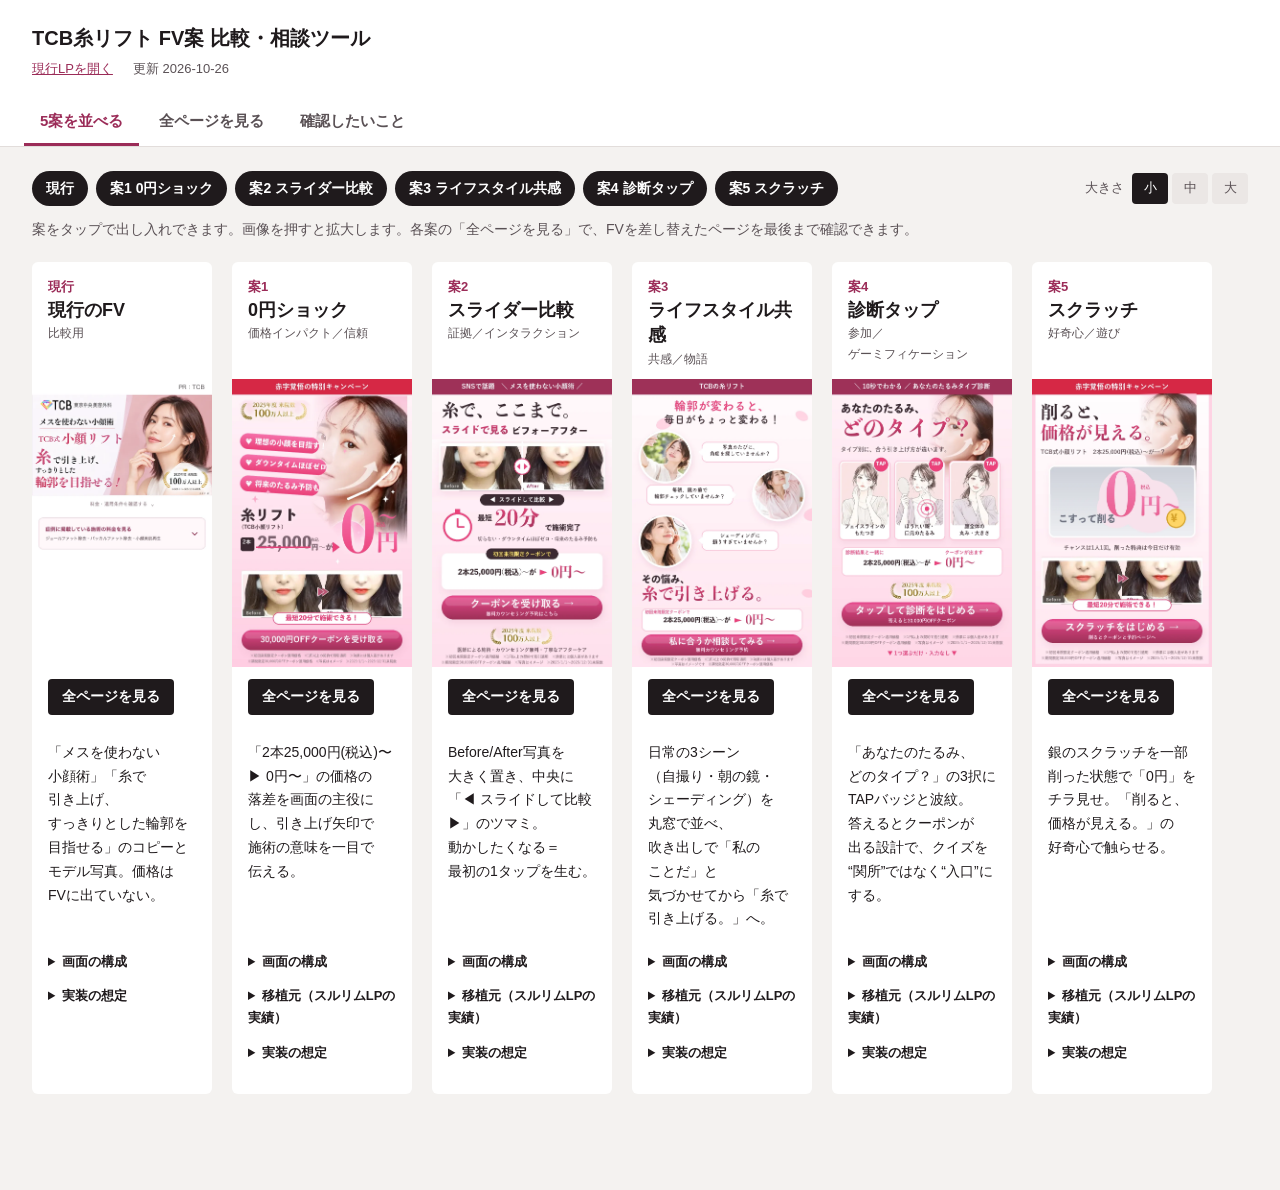
<file: index.html>
<!DOCTYPE html>
<html lang="ja">
<head>
<meta charset="utf-8">
<meta name="viewport" content="width=device-width, initial-scale=1">
<meta name="robots" content="noindex, nofollow">
<title>TCB糸リフト FV案 比較・相談ツール</title>
<link rel="stylesheet" href="style.css?v=1">
</head>
<body>
<header class="top">
  <div class="top__title">
    <h1>TCB糸リフト FV案 比較・相談ツール</h1>
    <p class="top__sub">
      <a id="liveLink" target="_blank" rel="noopener">現行LPを開く</a>
      <a id="pdfLink" target="_blank" rel="noopener">5案の説明資料（PDF）</a>
      <span id="updated"></span>
    </p>
  </div>
  <div class="top__me">
    <label for="myName">コメントするときのお名前</label>
    <input id="myName" type="text" maxlength="40" placeholder="例：Let's 山田">
    <p id="saveMode" class="save-mode"></p>
  </div>
</header>

<nav class="tabs" role="tablist">
  <button role="tab" data-tab="compare" aria-selected="true">5案を並べる</button>
  <button role="tab" data-tab="page">ページ全体で見る</button>
  <button role="tab" data-tab="questions">確認したいこと</button>
  <button role="tab" data-tab="all">コメント<span id="unresolvedCount"></span></button>
</nav>

<main>
  <section id="tab-compare" class="tab-panel">
    <div class="toolbar">
      <div class="chips" id="compareFilter" aria-label="表示する案"></div>
      <div class="sizes" aria-label="画像の大きさ">
        <span>大きさ</span>
        <button data-size="s">小</button>
        <button data-size="m">中</button>
        <button data-size="l">大</button>
      </div>
    </div>
    <p class="lead">案をタップで出し入れできます。画像を押すと拡大します。各案に評価とコメントを残してください。</p>
    <div class="compare" id="compare"></div>
  </section>

  <section id="tab-page" class="tab-panel" hidden>
    <div class="toolbar">
      <div class="chips" id="pagePick" aria-label="案を選ぶ"></div>
      <label class="check"><input type="checkbox" id="hideDeleted"> 削除予定の部分を隠す</label>
    </div>
    <div class="page-summary" id="pageSummary"></div>
    <div id="pageRows"></div>
  </section>

  <section id="tab-questions" class="tab-panel" hidden>
    <p class="lead">FVを差し替えるにあたって、先に決めておきたいことです。選択肢を押すか、コメントでお返事ください。</p>
    <div id="questionList"></div>
    <div class="q general">
      <h3>そのほか全体へのコメント</h3>
      <div class="thread" data-target="general"></div>
    </div>
  </section>

  <section id="tab-all" class="tab-panel" hidden>
    <div class="toolbar">
      <label class="check"><input type="checkbox" id="onlyOpen" checked> 未解決だけ表示</label>
      <button class="btn" id="copyAll">やり取りをテキストでコピー</button>
    </div>
    <div id="allList"></div>
  </section>
</main>

<div class="lightbox" id="lightbox" hidden>
  <button class="lightbox__close" aria-label="閉じる">閉じる</button>
  <button class="lightbox__nav prev" aria-label="前の案">‹</button>
  <figure>
    <img alt="">
    <figcaption></figcaption>
  </figure>
  <button class="lightbox__nav next" aria-label="次の案">›</button>
</div>

<div class="toast" id="toast" hidden></div>

<script src="data.js?v=1"></script>
<script src="app.js?v=1"></script>
</body>
</html>
</file>
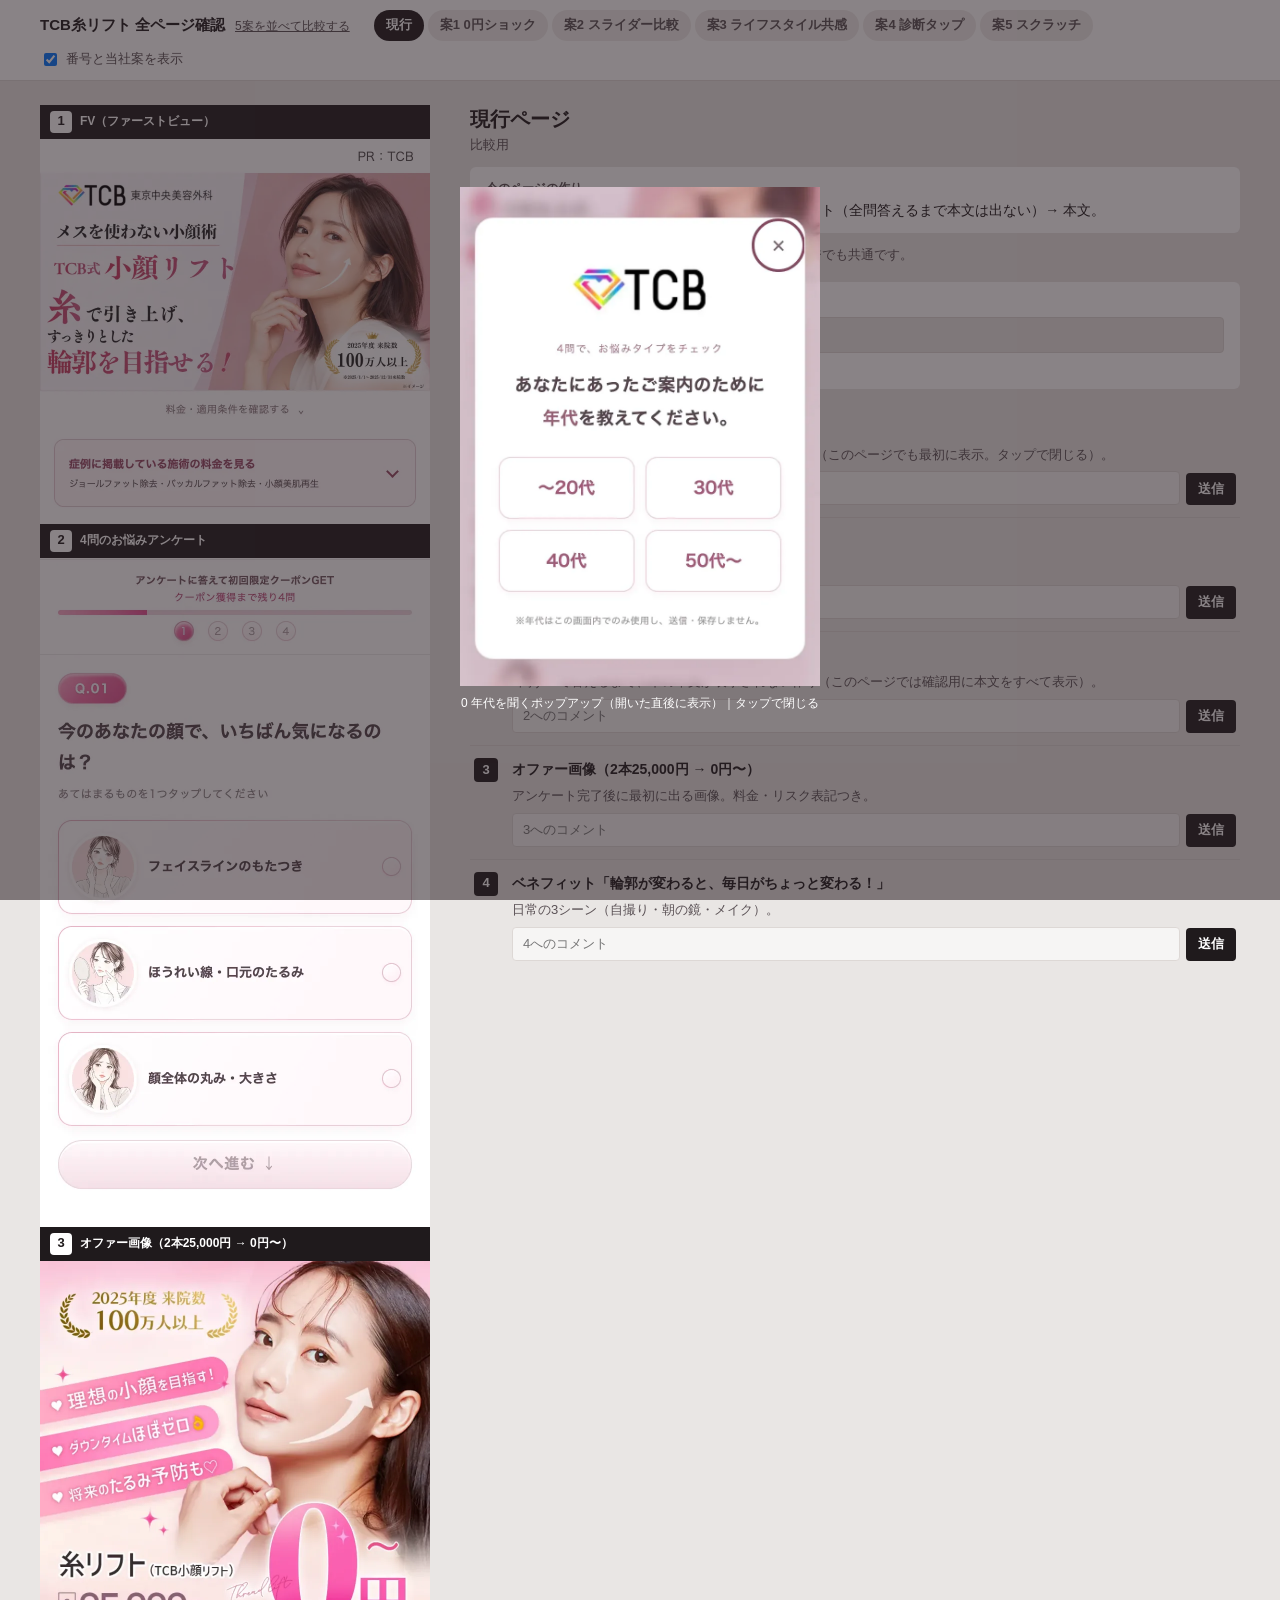
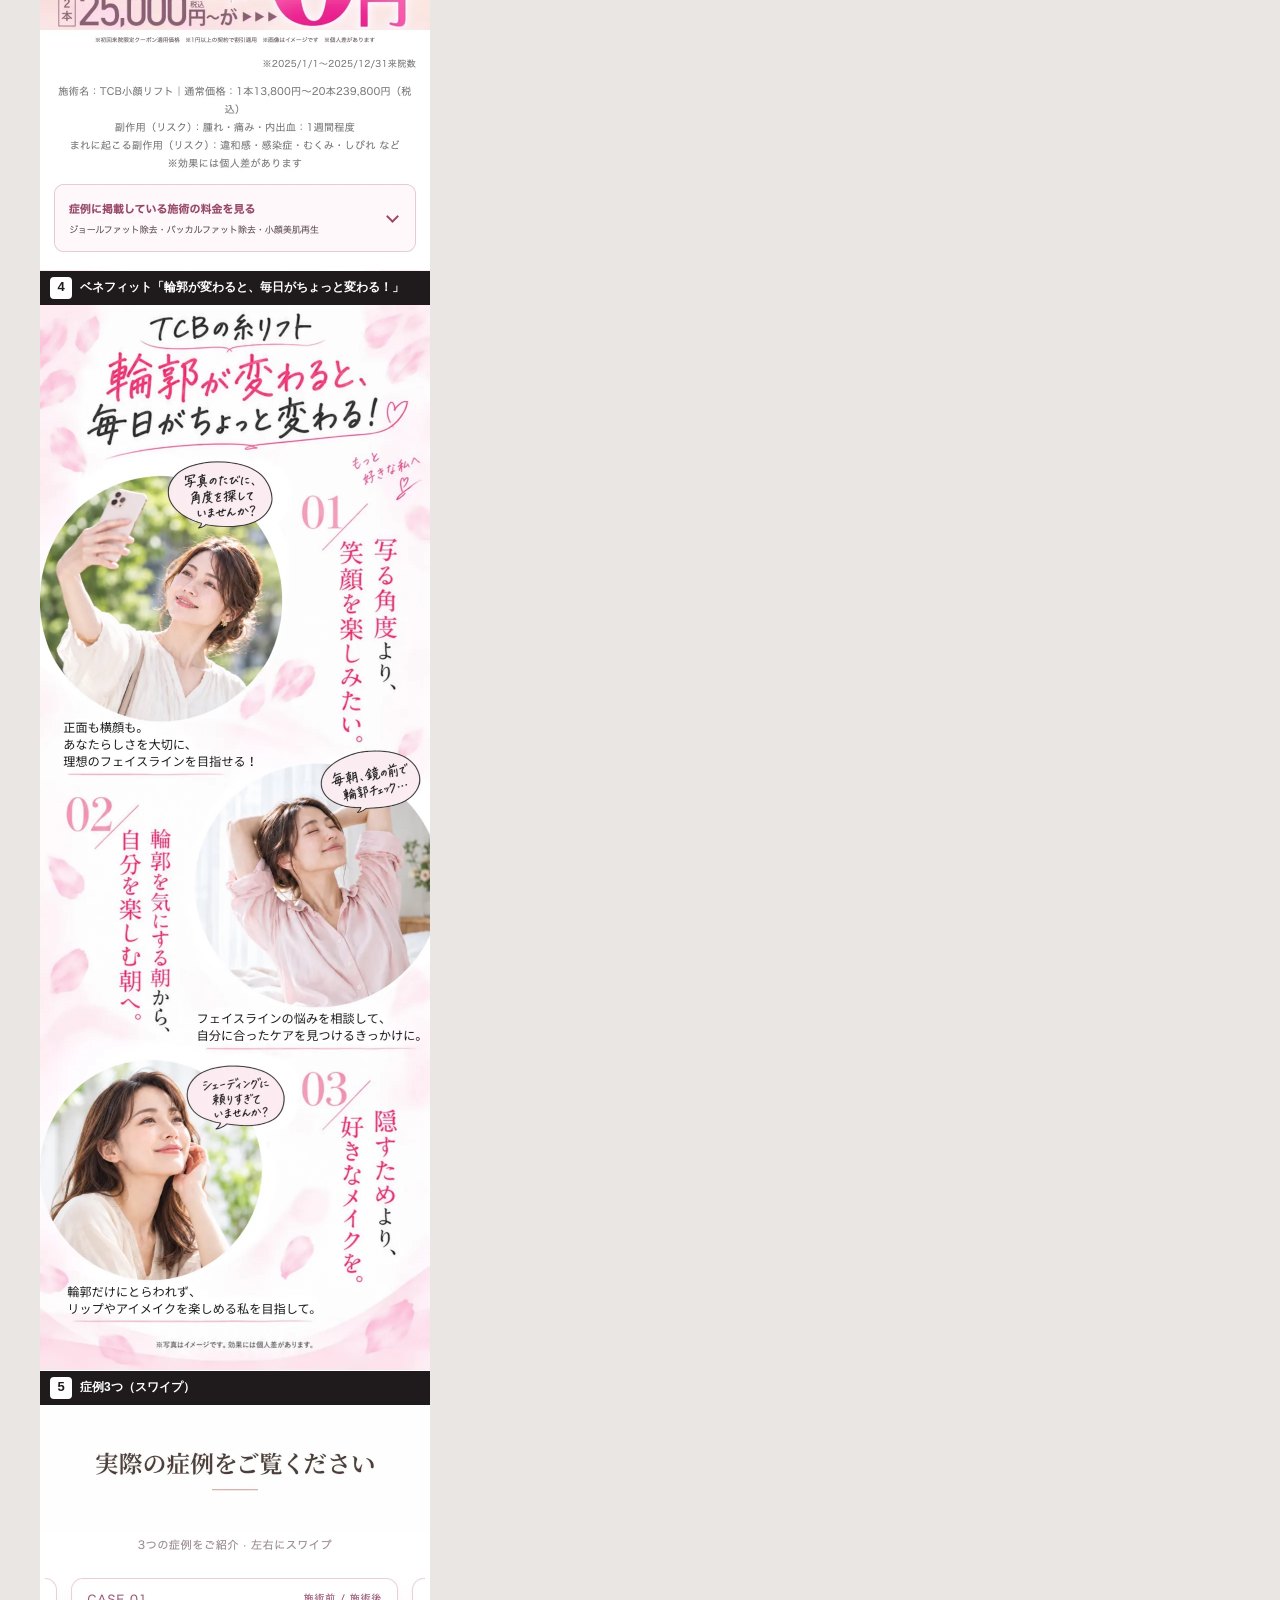
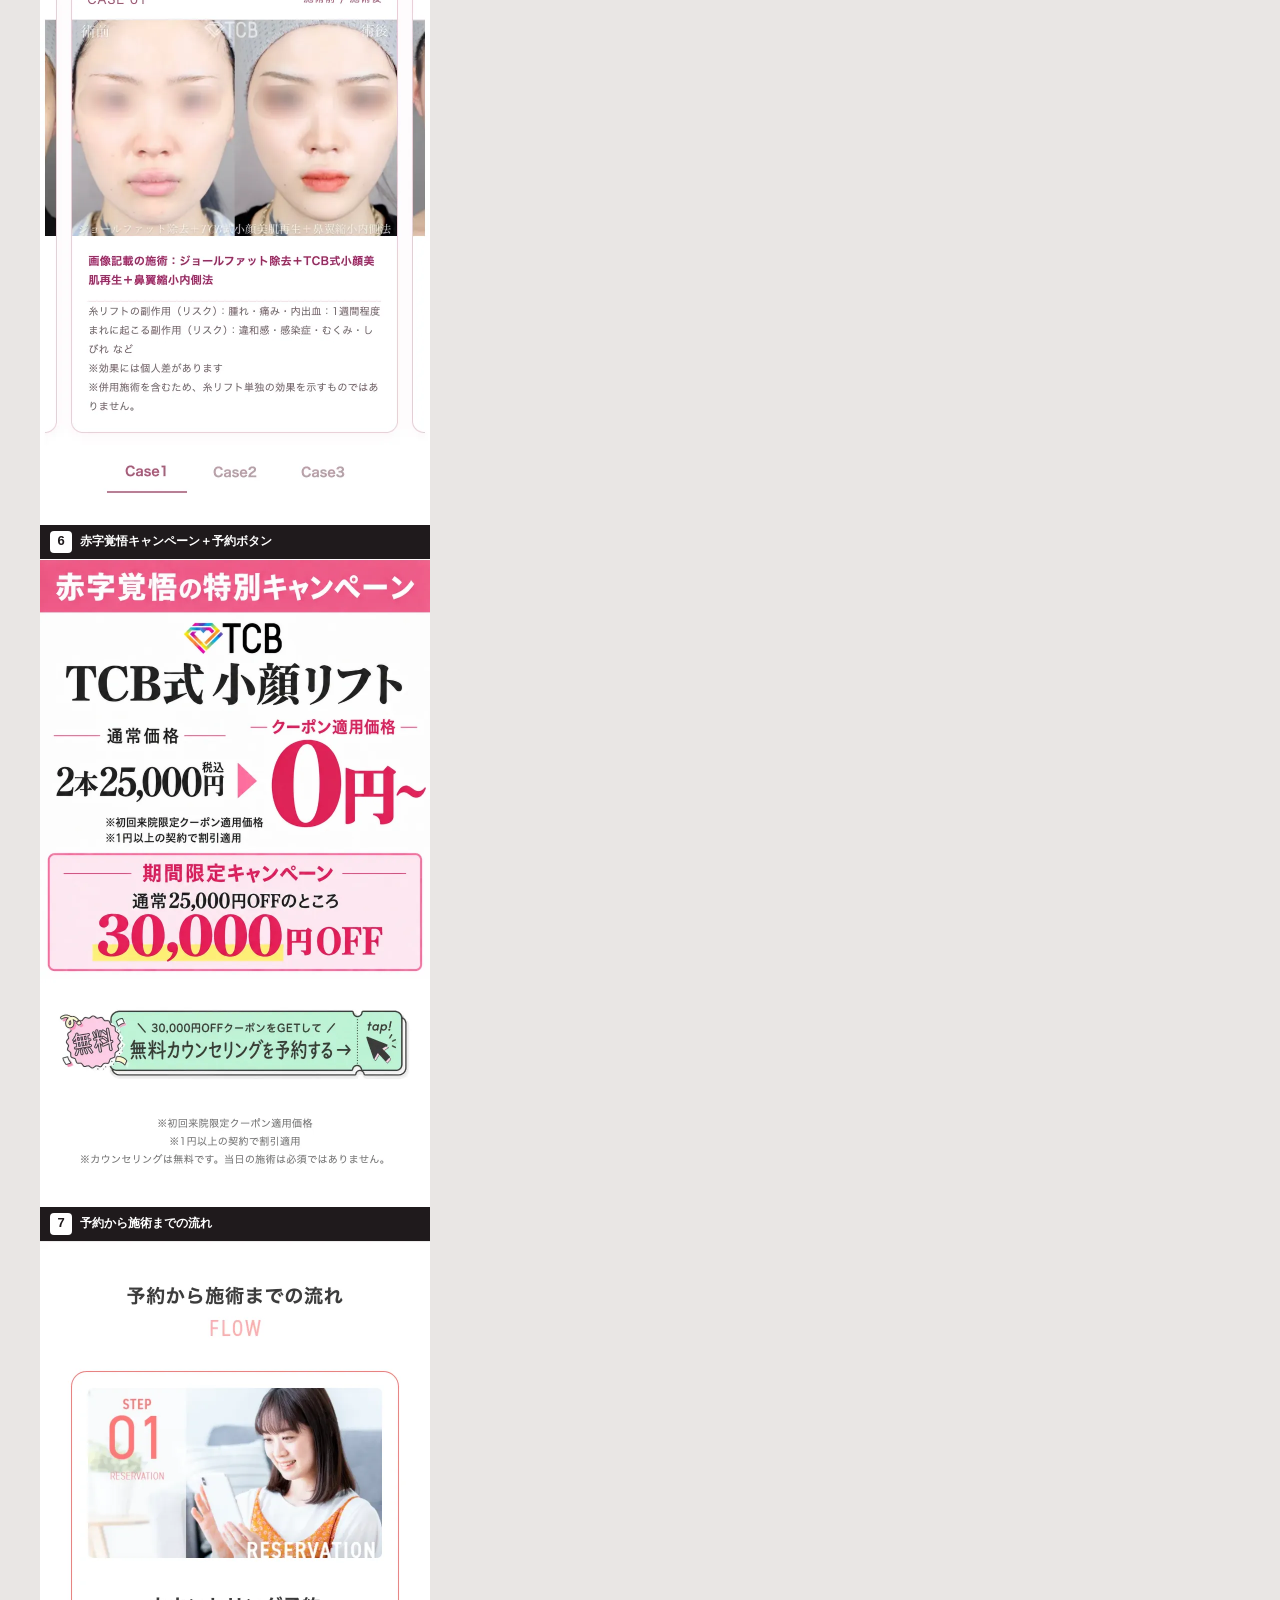
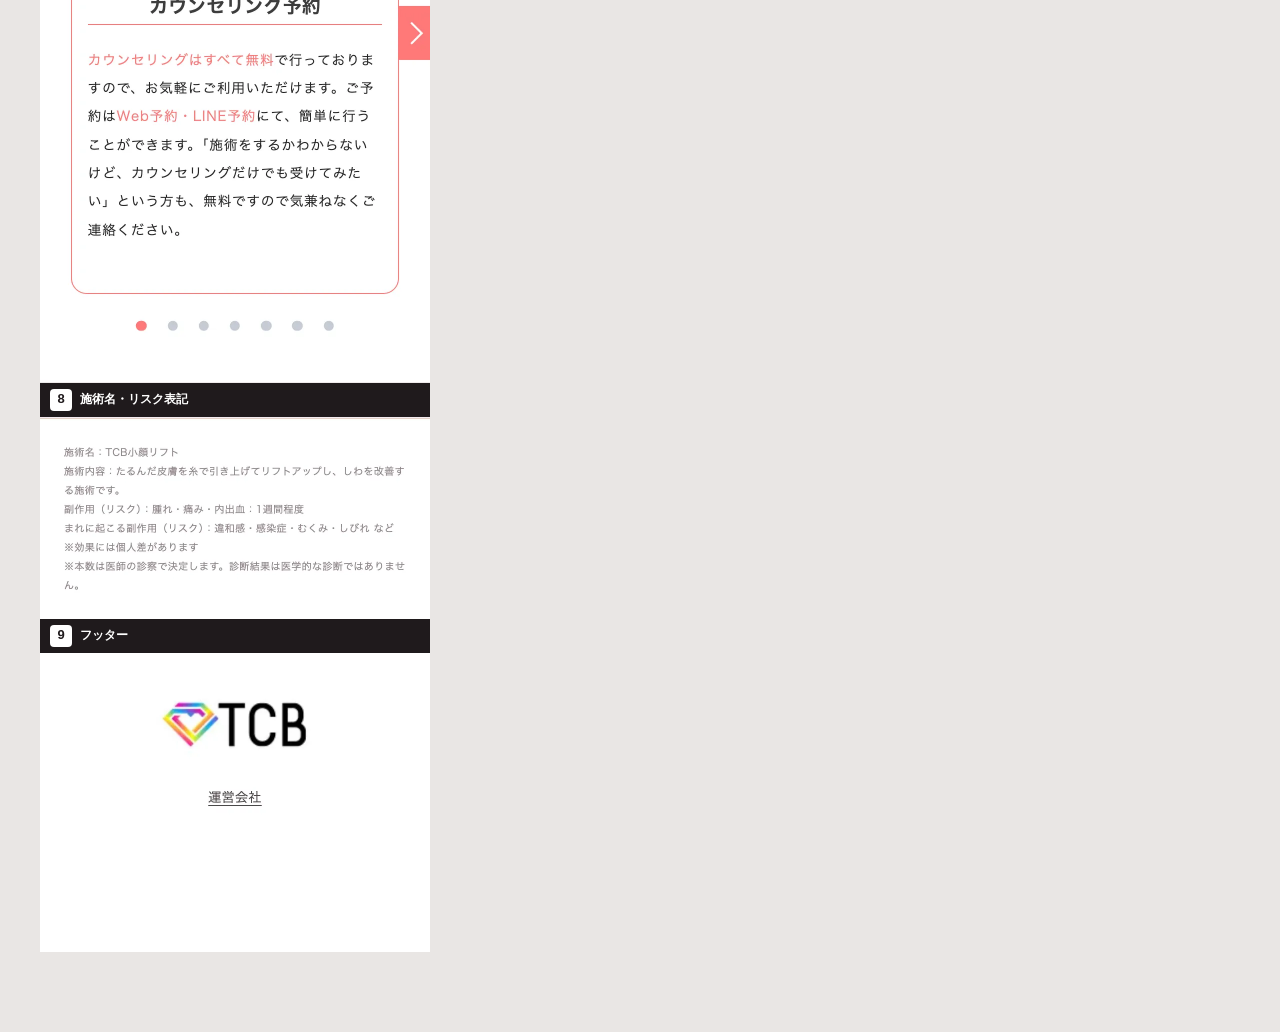
<file: pages/current.html>
<!DOCTYPE html>
<html lang="ja">
<head>
<meta charset="utf-8">
<meta name="viewport" content="width=device-width, initial-scale=1">
<meta name="robots" content="noindex, nofollow">
<title>現行｜TCB糸リフト 全ページ確認</title>
<link rel="stylesheet" href="mock.css?v=20261026">
</head>
<body data-p="p0">
<header class="bar" id="bar"></header>
<div class="wrap">
  <div class="phone" id="phone"></div>
  <aside class="side" id="side"></aside>
</div>
<button type="button" class="fab" id="fab">セクション一覧</button>
<div class="popup" id="popup" hidden></div>
<script src="../data.js?v=20261026"></script>
<script src="mock.js?v=20261026"></script>
</body>
</html>
</file>
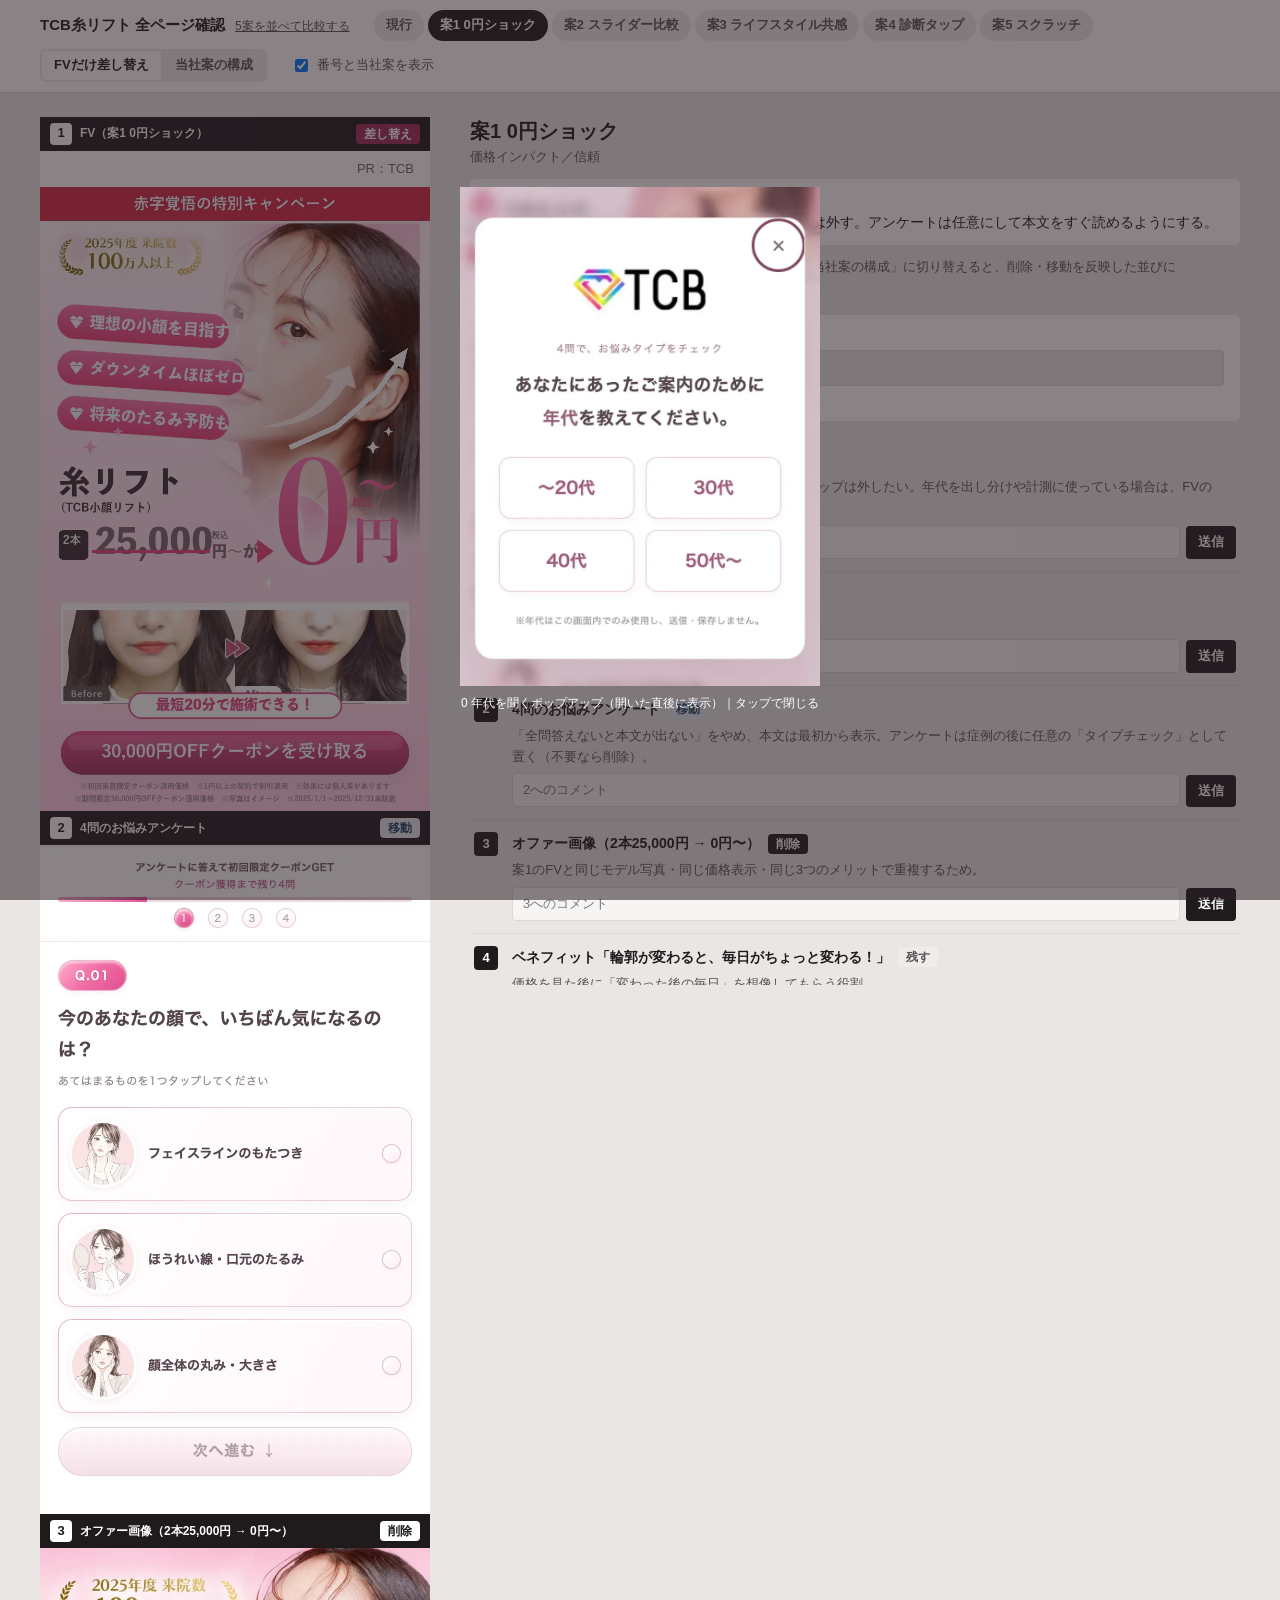
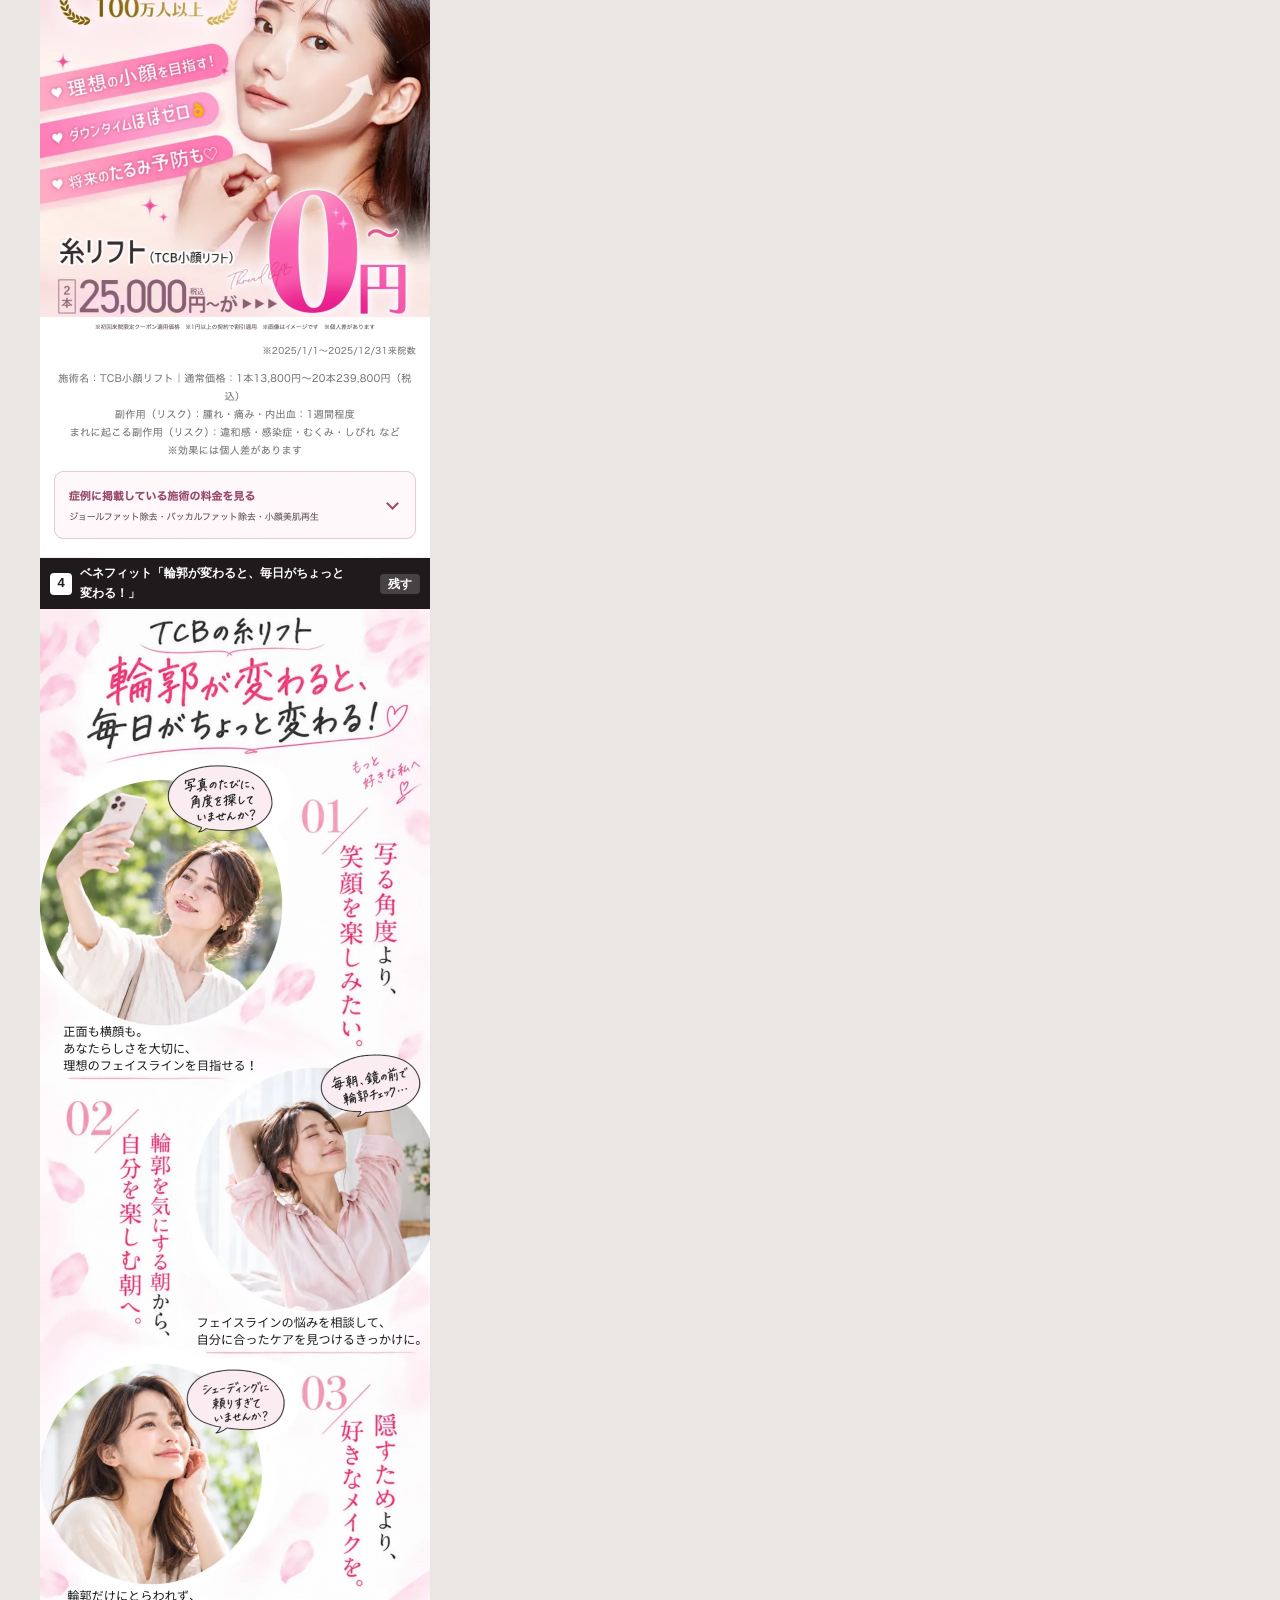
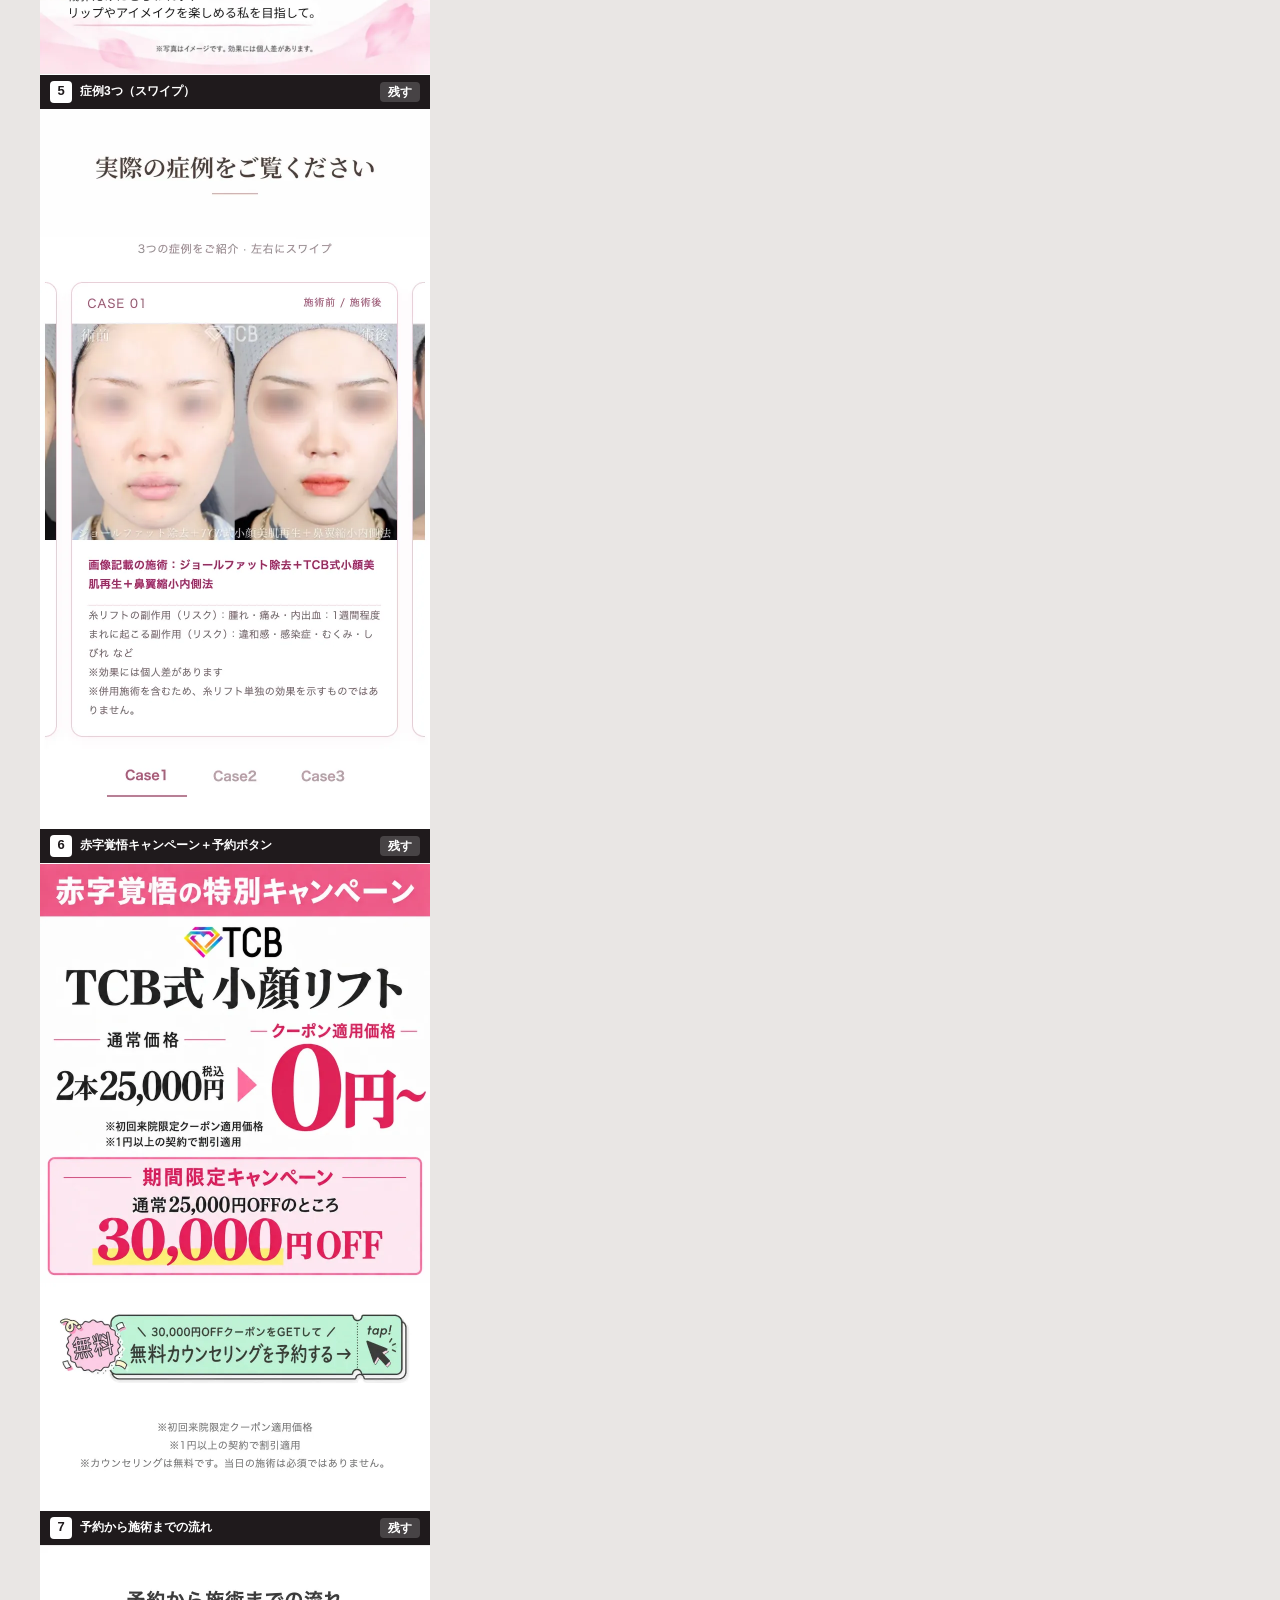
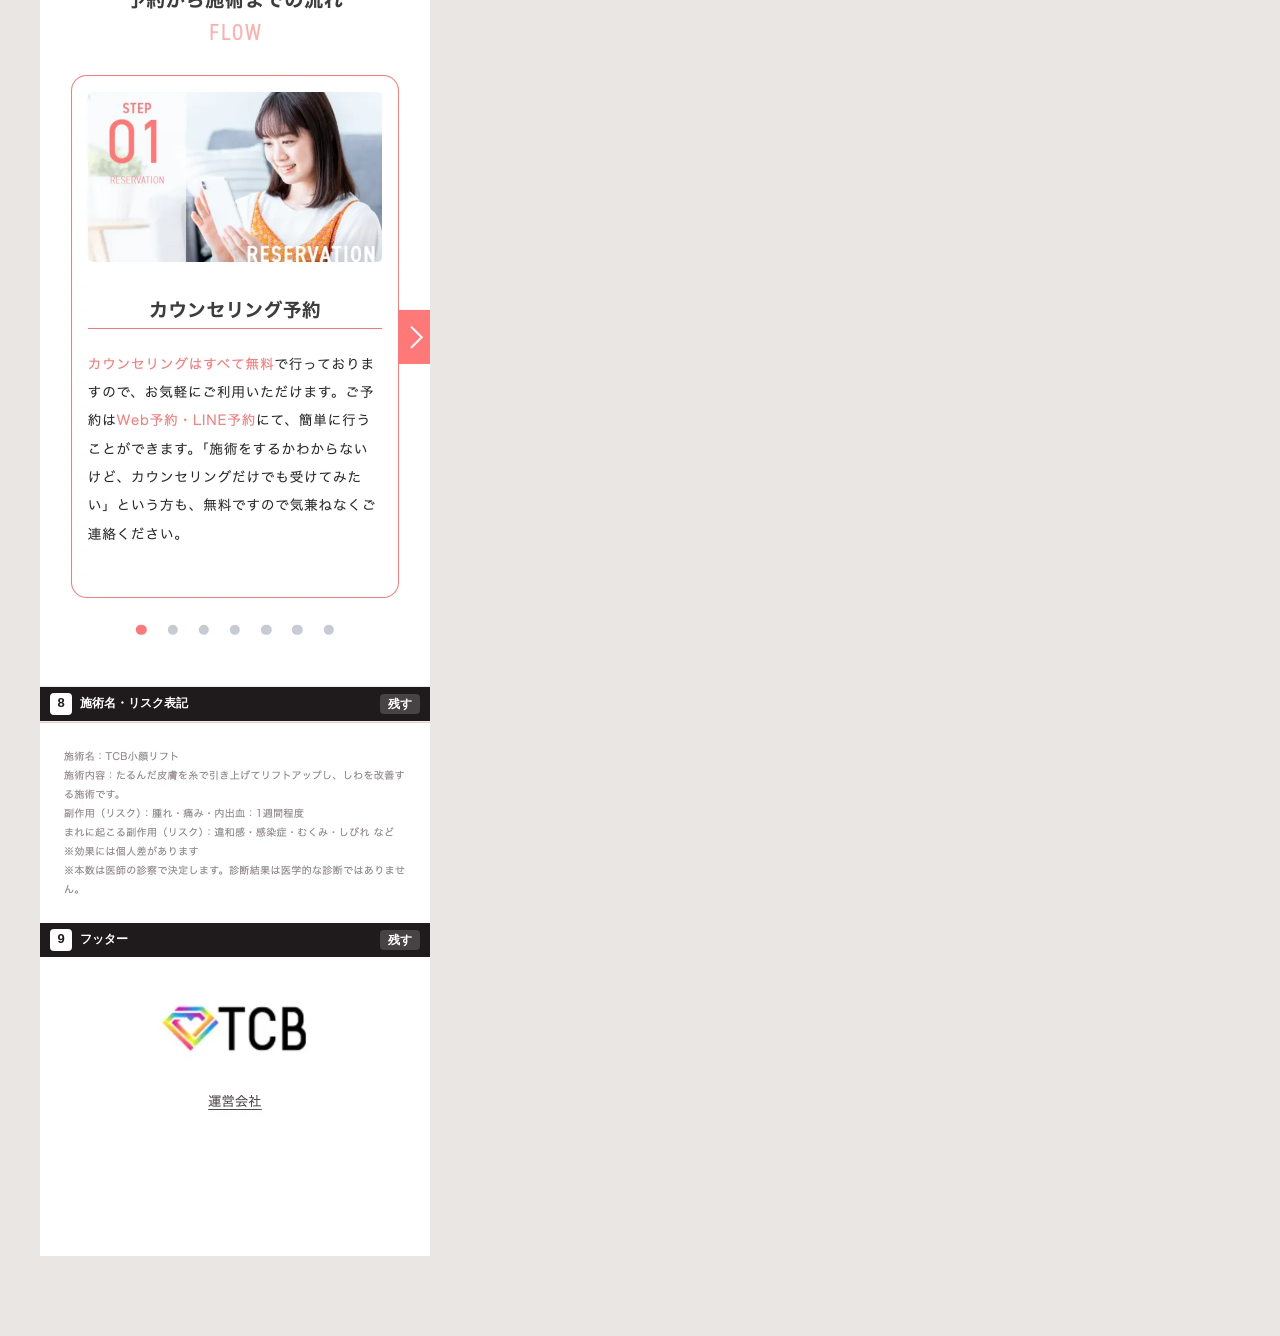
<file: pages/p1.html>
<!DOCTYPE html>
<html lang="ja">
<head>
<meta charset="utf-8">
<meta name="viewport" content="width=device-width, initial-scale=1">
<meta name="robots" content="noindex, nofollow">
<title>案1 0円ショック｜TCB糸リフト 全ページ確認</title>
<link rel="stylesheet" href="mock.css?v=20261026">
</head>
<body data-p="p1">
<header class="bar" id="bar"></header>
<div class="wrap">
  <div class="phone" id="phone"></div>
  <aside class="side" id="side"></aside>
</div>
<button type="button" class="fab" id="fab">セクション一覧</button>
<div class="popup" id="popup" hidden></div>
<script src="../data.js?v=20261026"></script>
<script src="mock.js?v=20261026"></script>
</body>
</html>
</file>
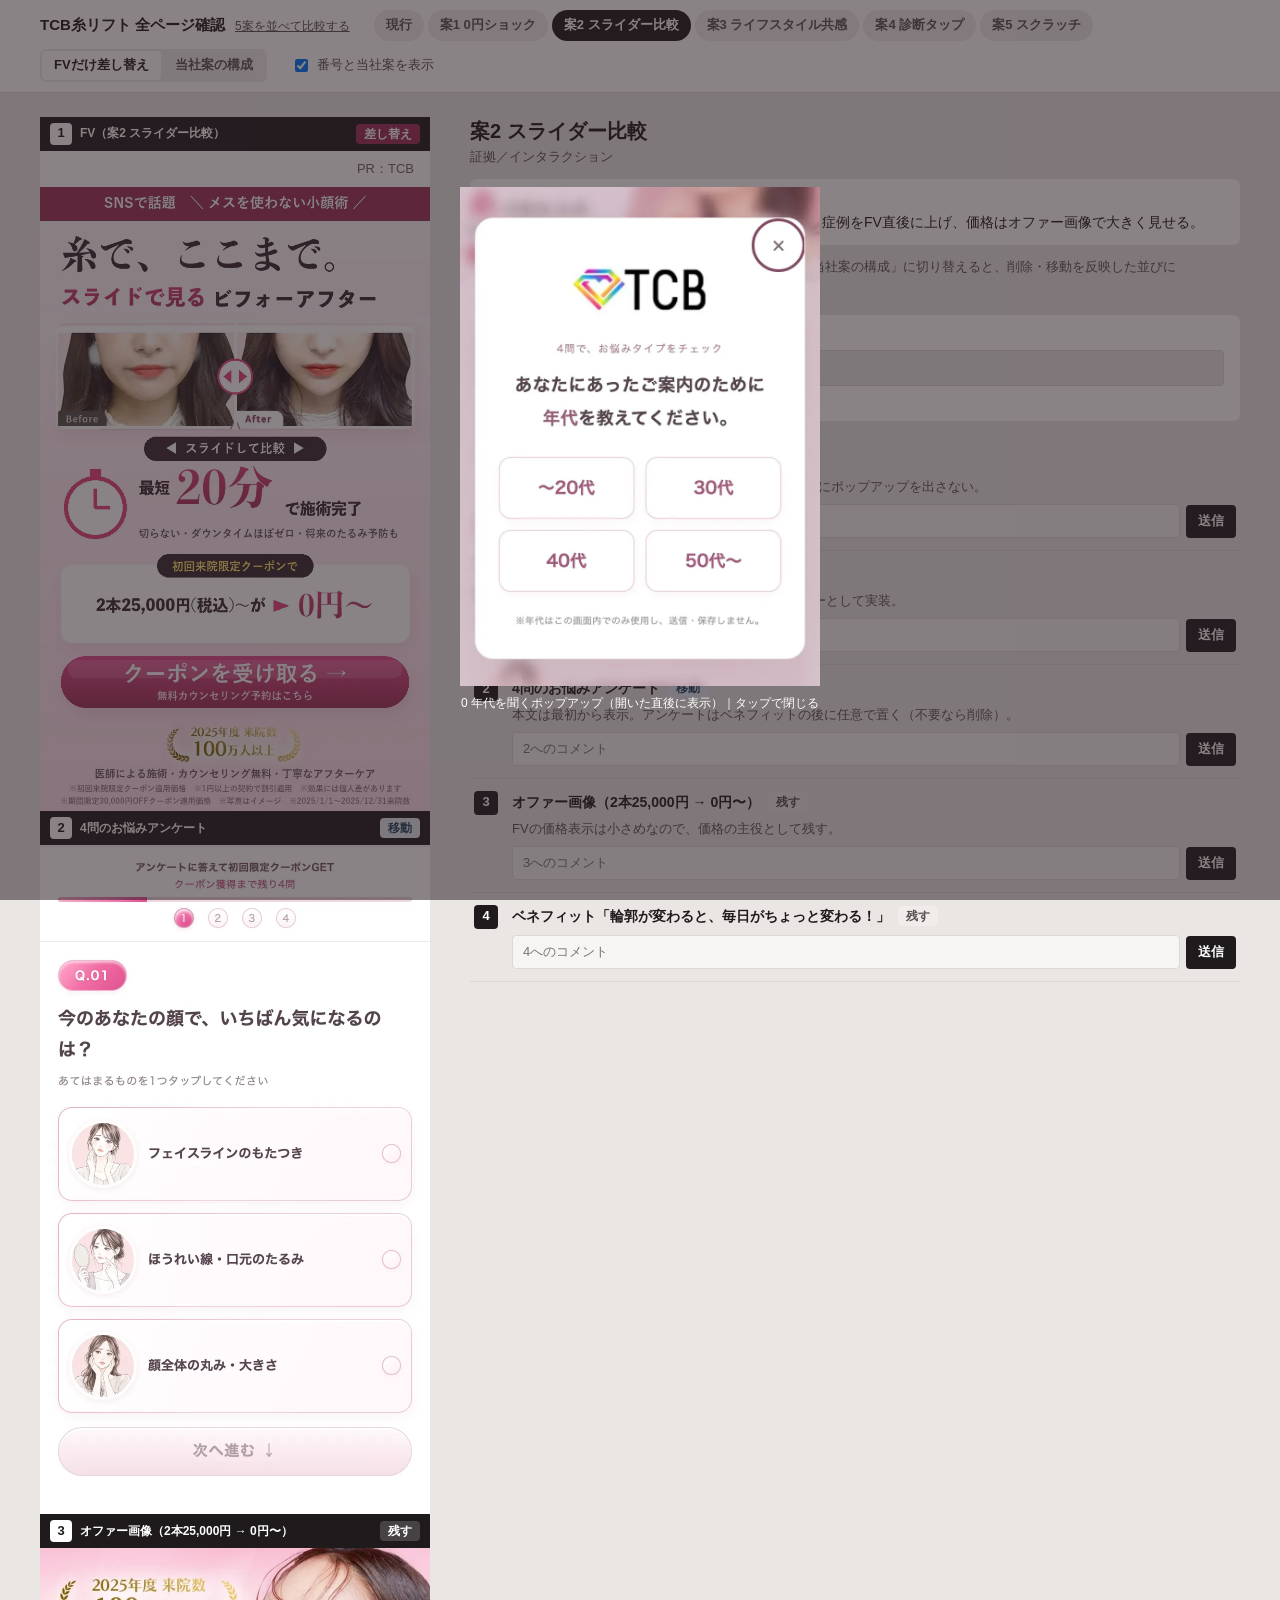
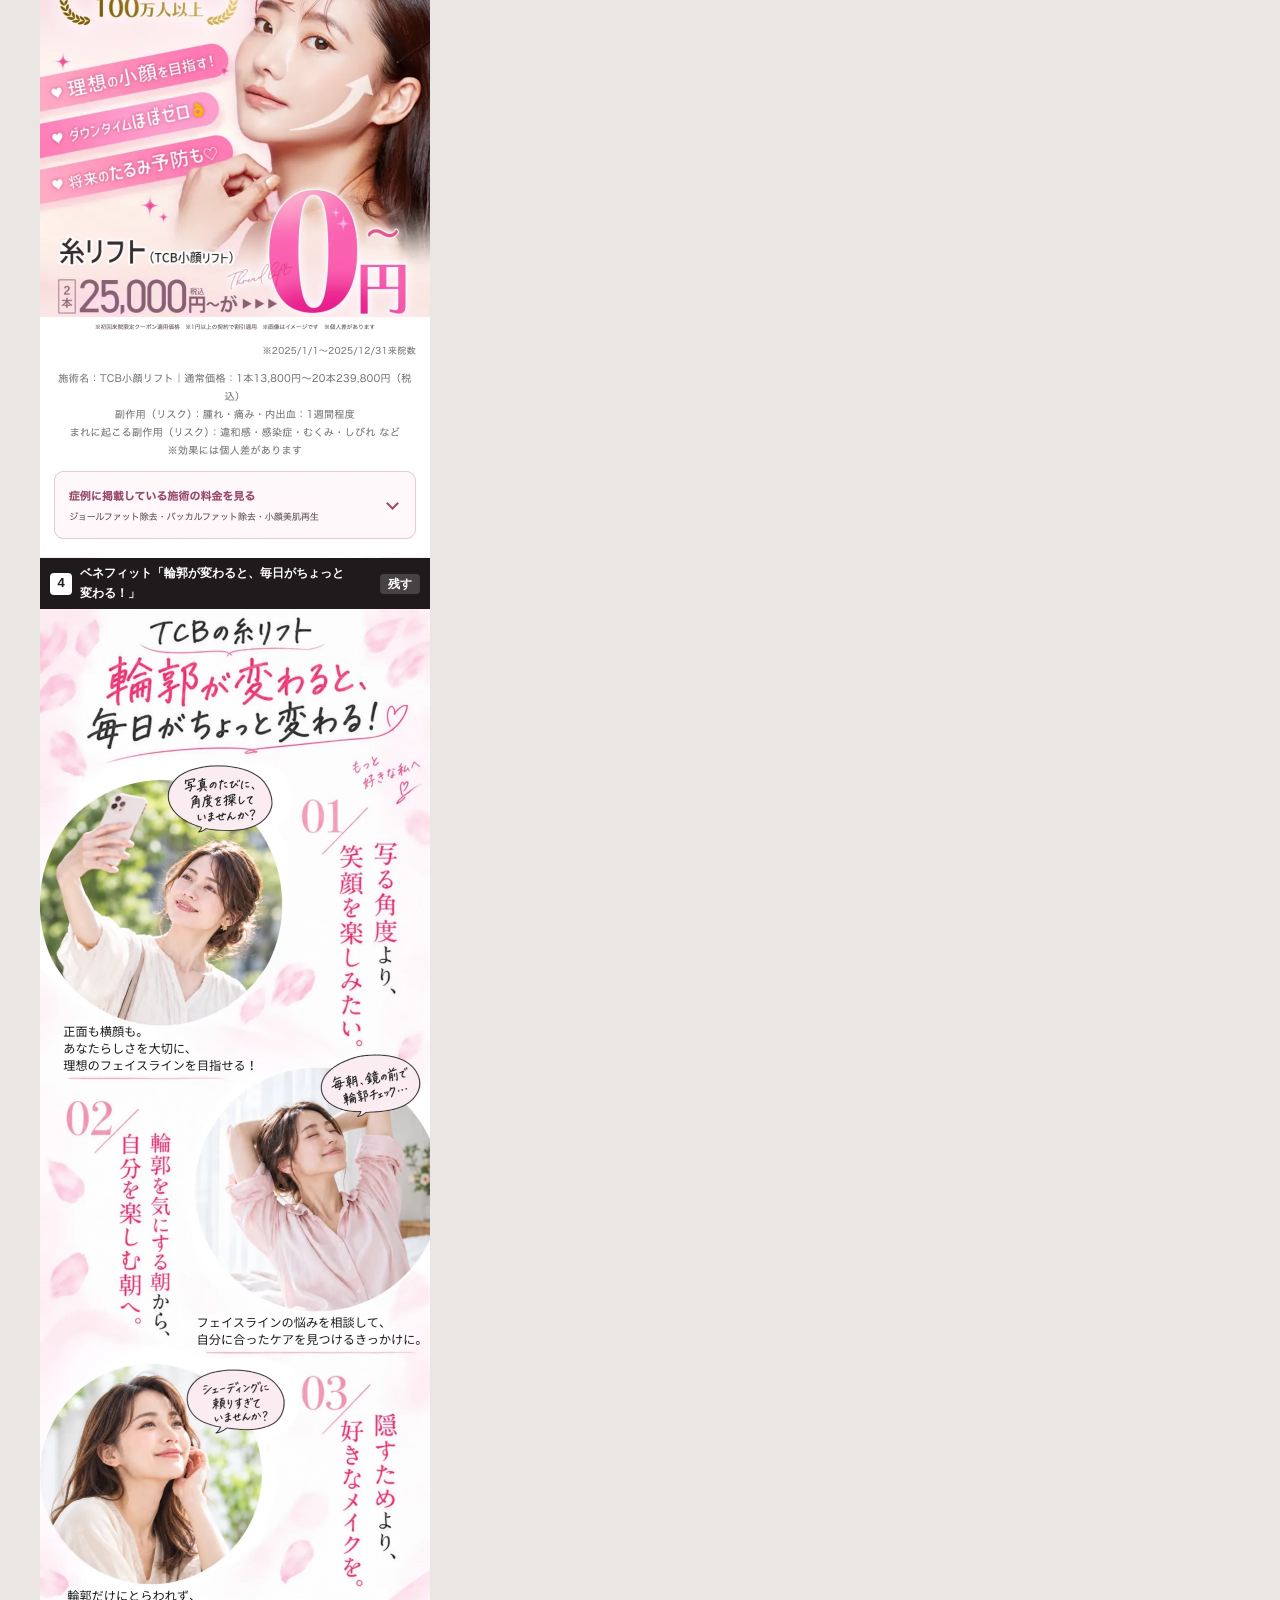
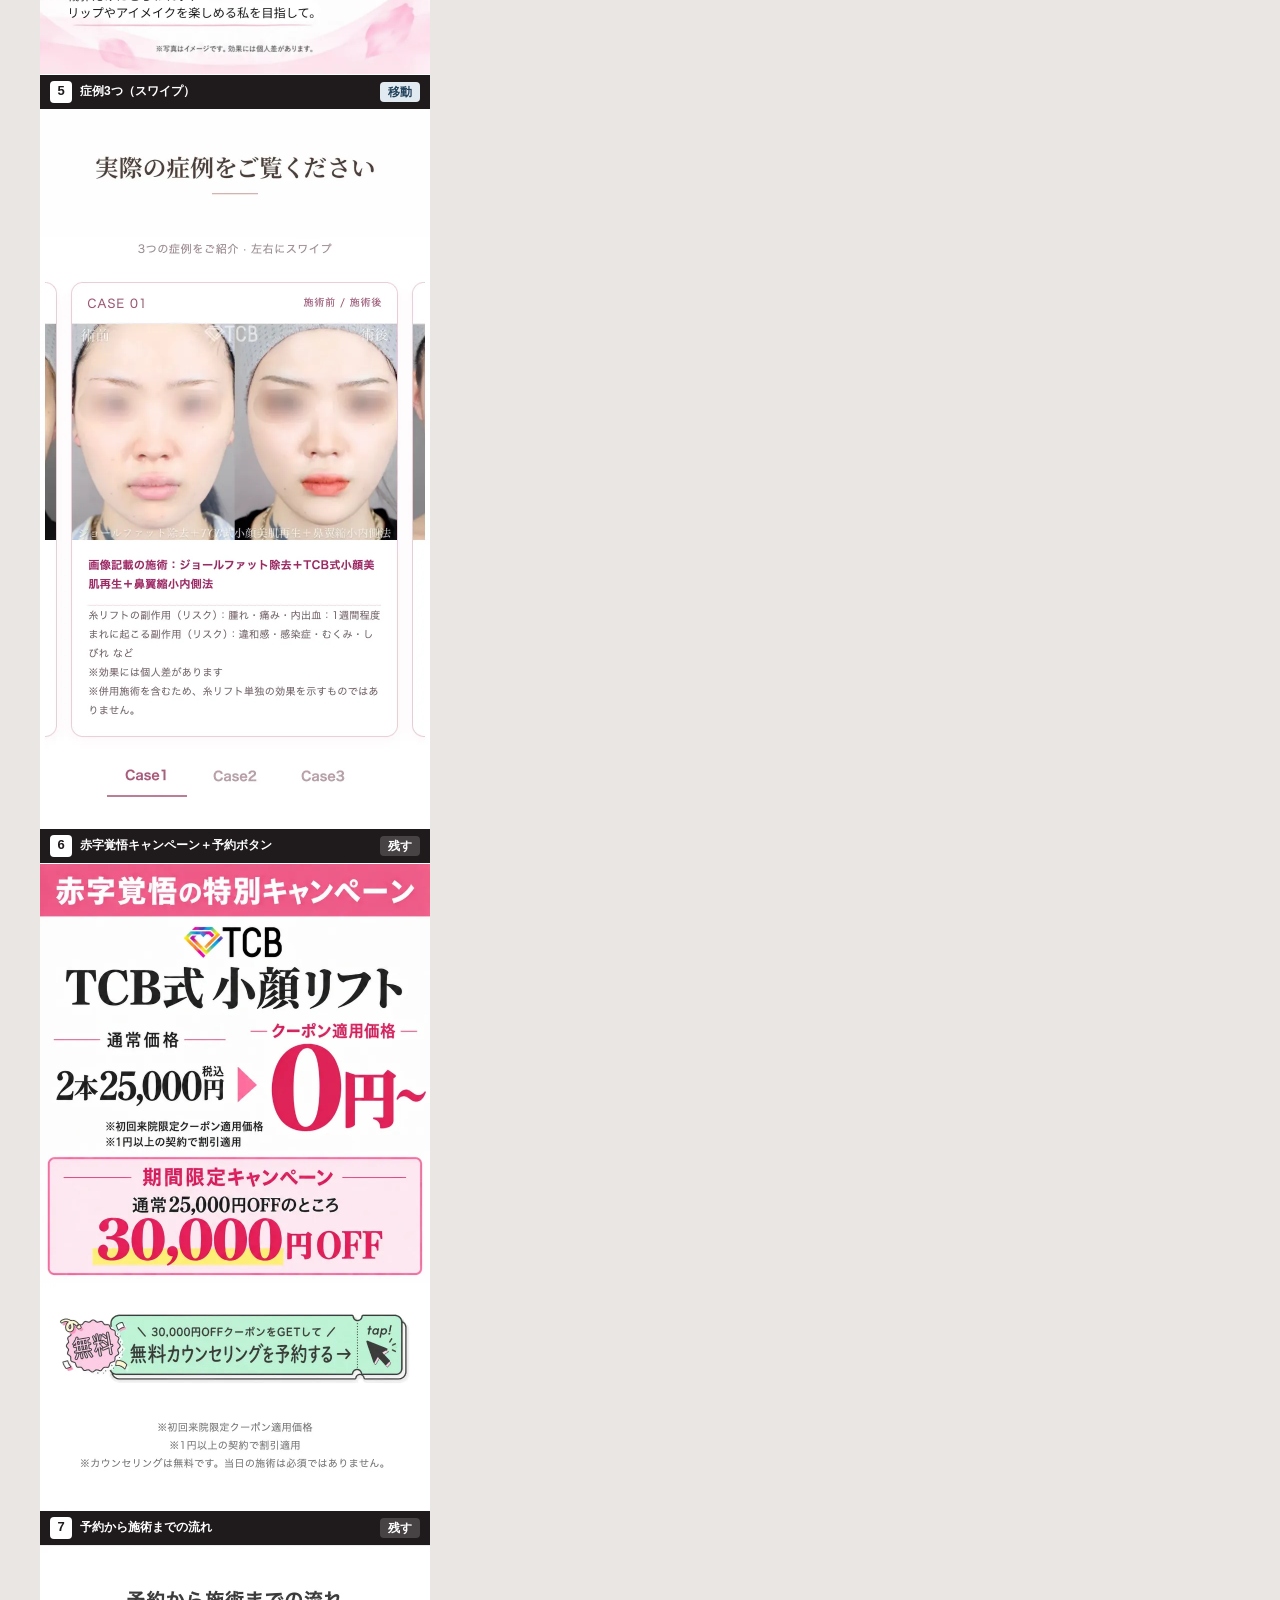
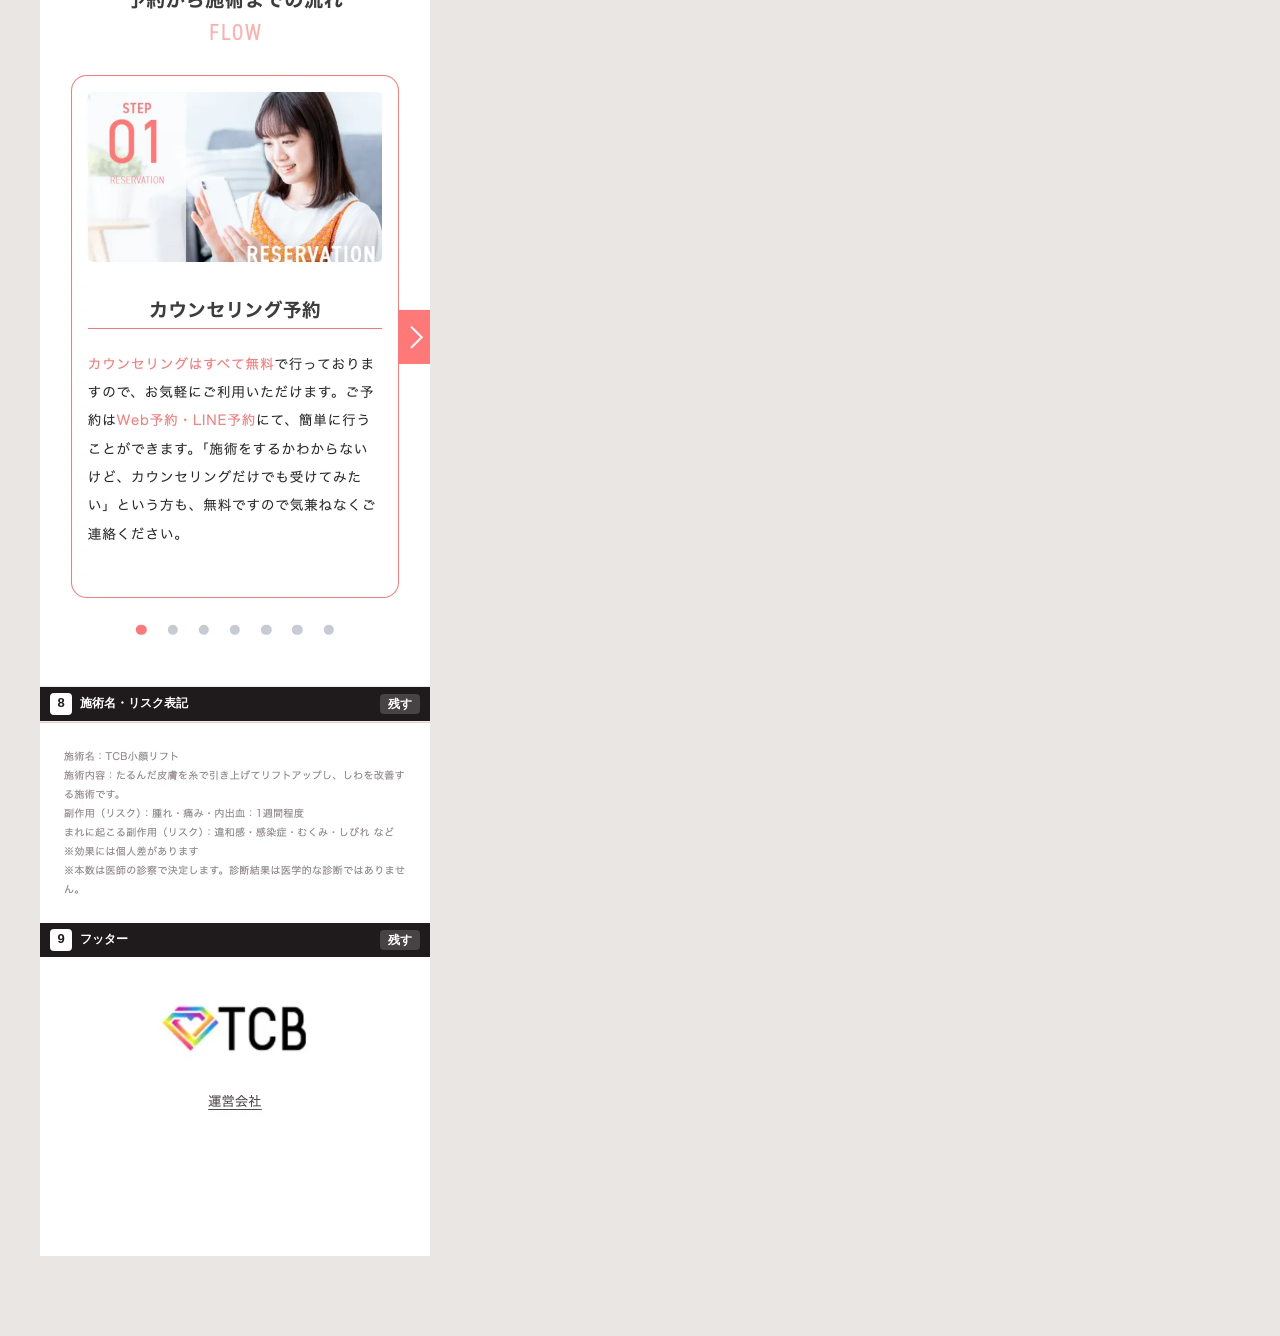
<file: pages/p2.html>
<!DOCTYPE html>
<html lang="ja">
<head>
<meta charset="utf-8">
<meta name="viewport" content="width=device-width, initial-scale=1">
<meta name="robots" content="noindex, nofollow">
<title>案2 スライダー比較｜TCB糸リフト 全ページ確認</title>
<link rel="stylesheet" href="mock.css?v=20261026">
</head>
<body data-p="p2">
<header class="bar" id="bar"></header>
<div class="wrap">
  <div class="phone" id="phone"></div>
  <aside class="side" id="side"></aside>
</div>
<button type="button" class="fab" id="fab">セクション一覧</button>
<div class="popup" id="popup" hidden></div>
<script src="../data.js?v=20261026"></script>
<script src="mock.js?v=20261026"></script>
</body>
</html>
</file>
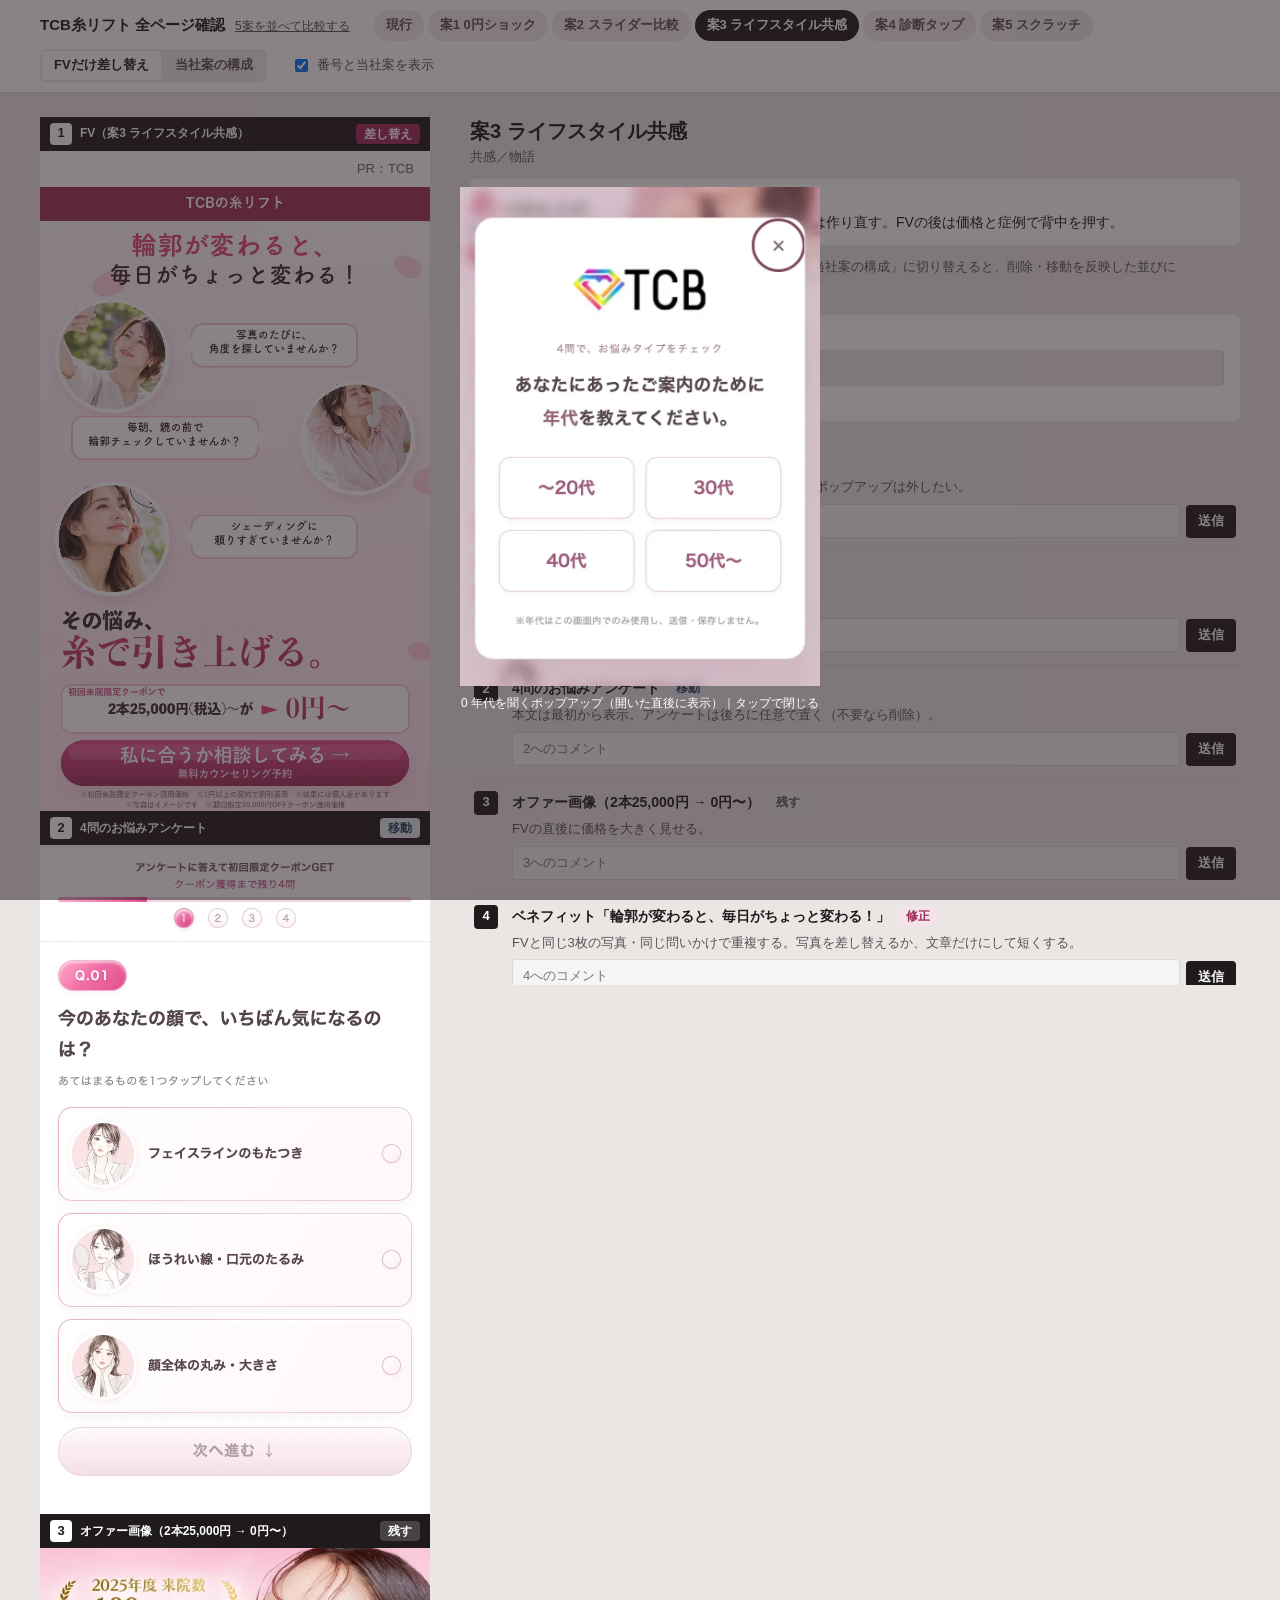
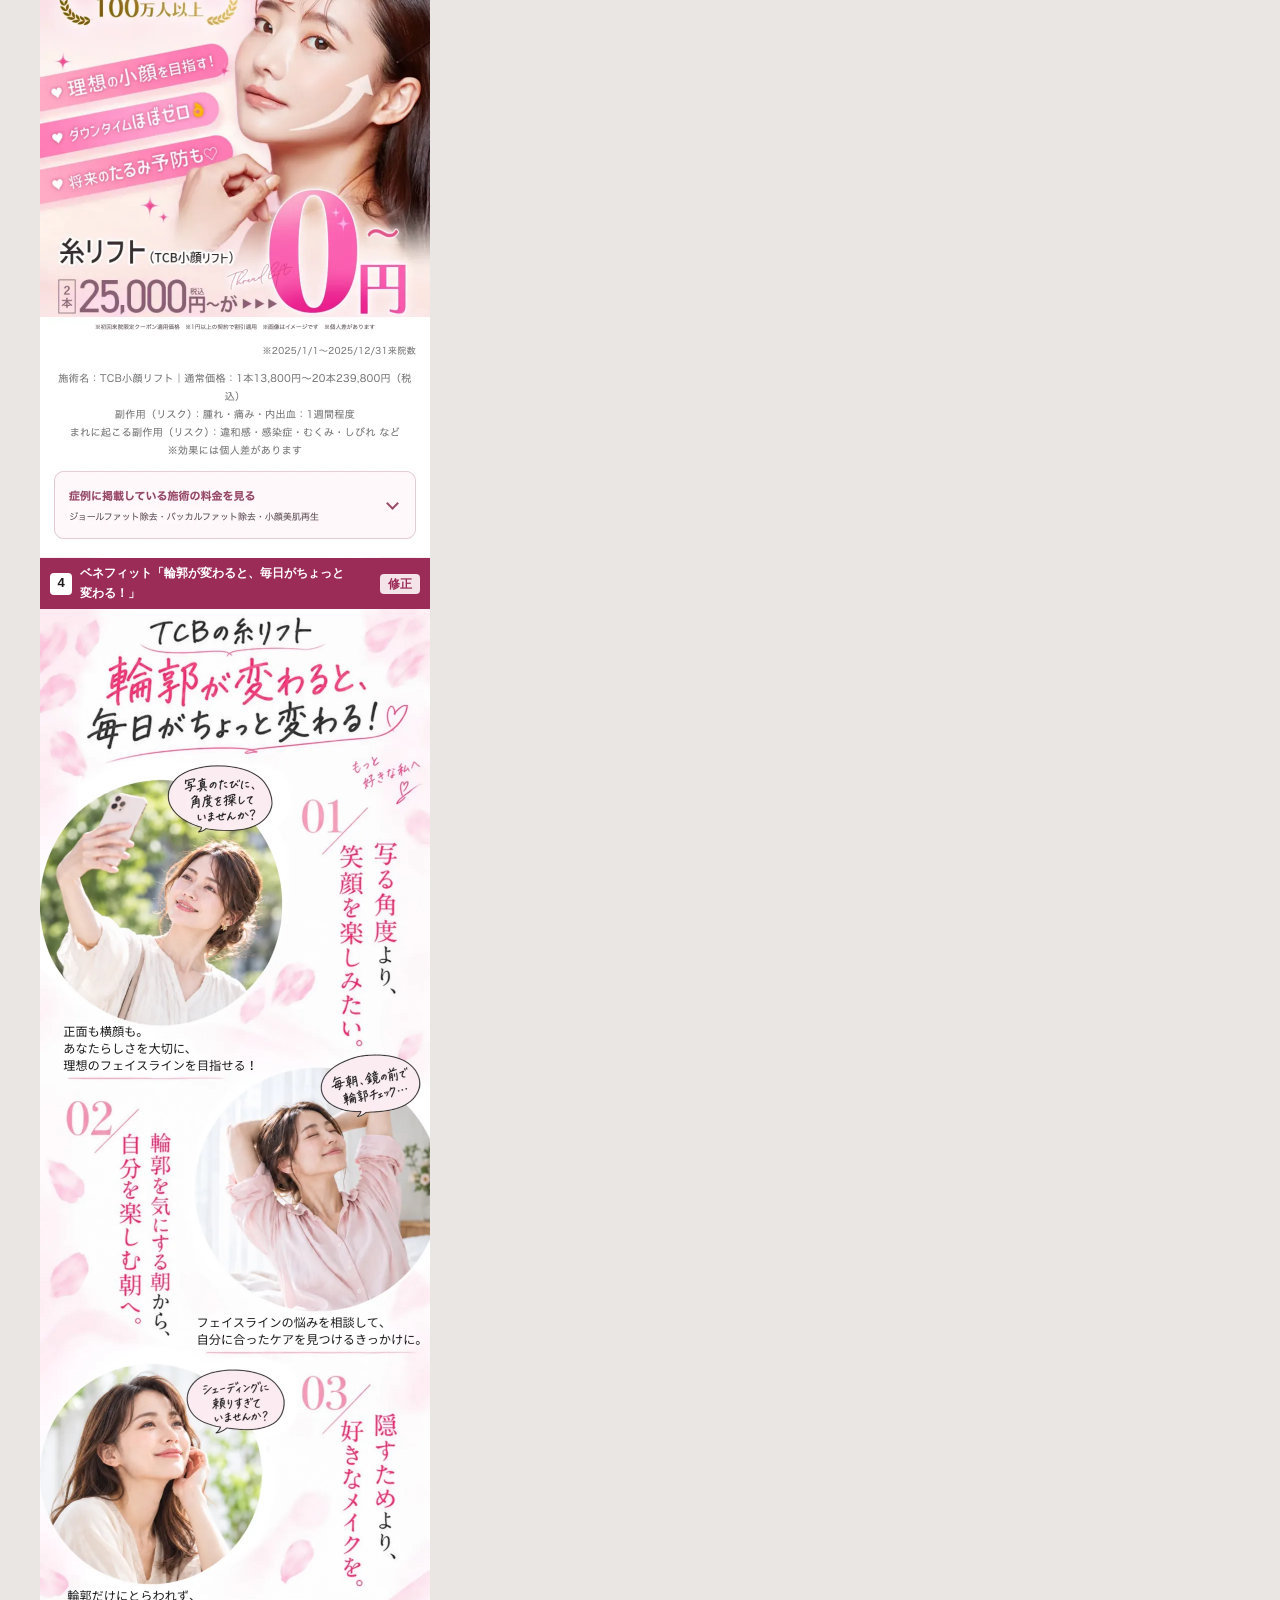
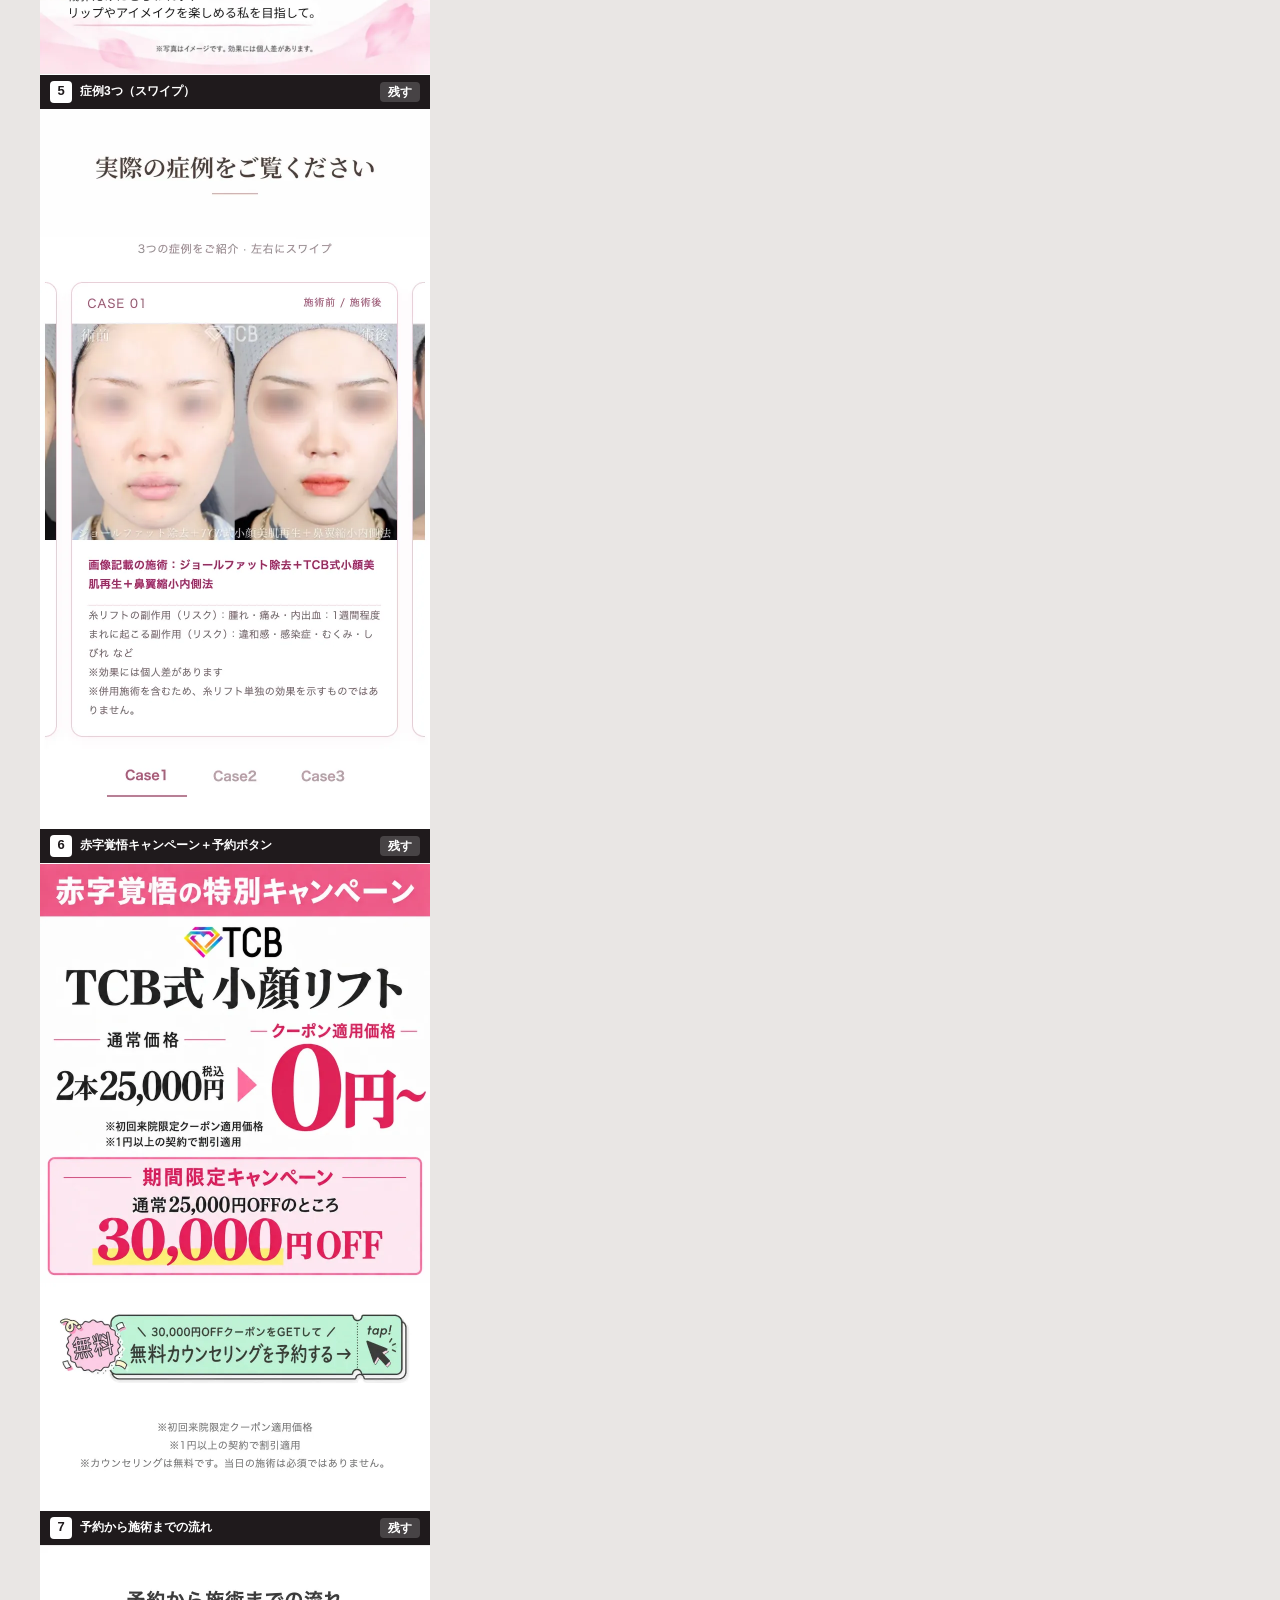
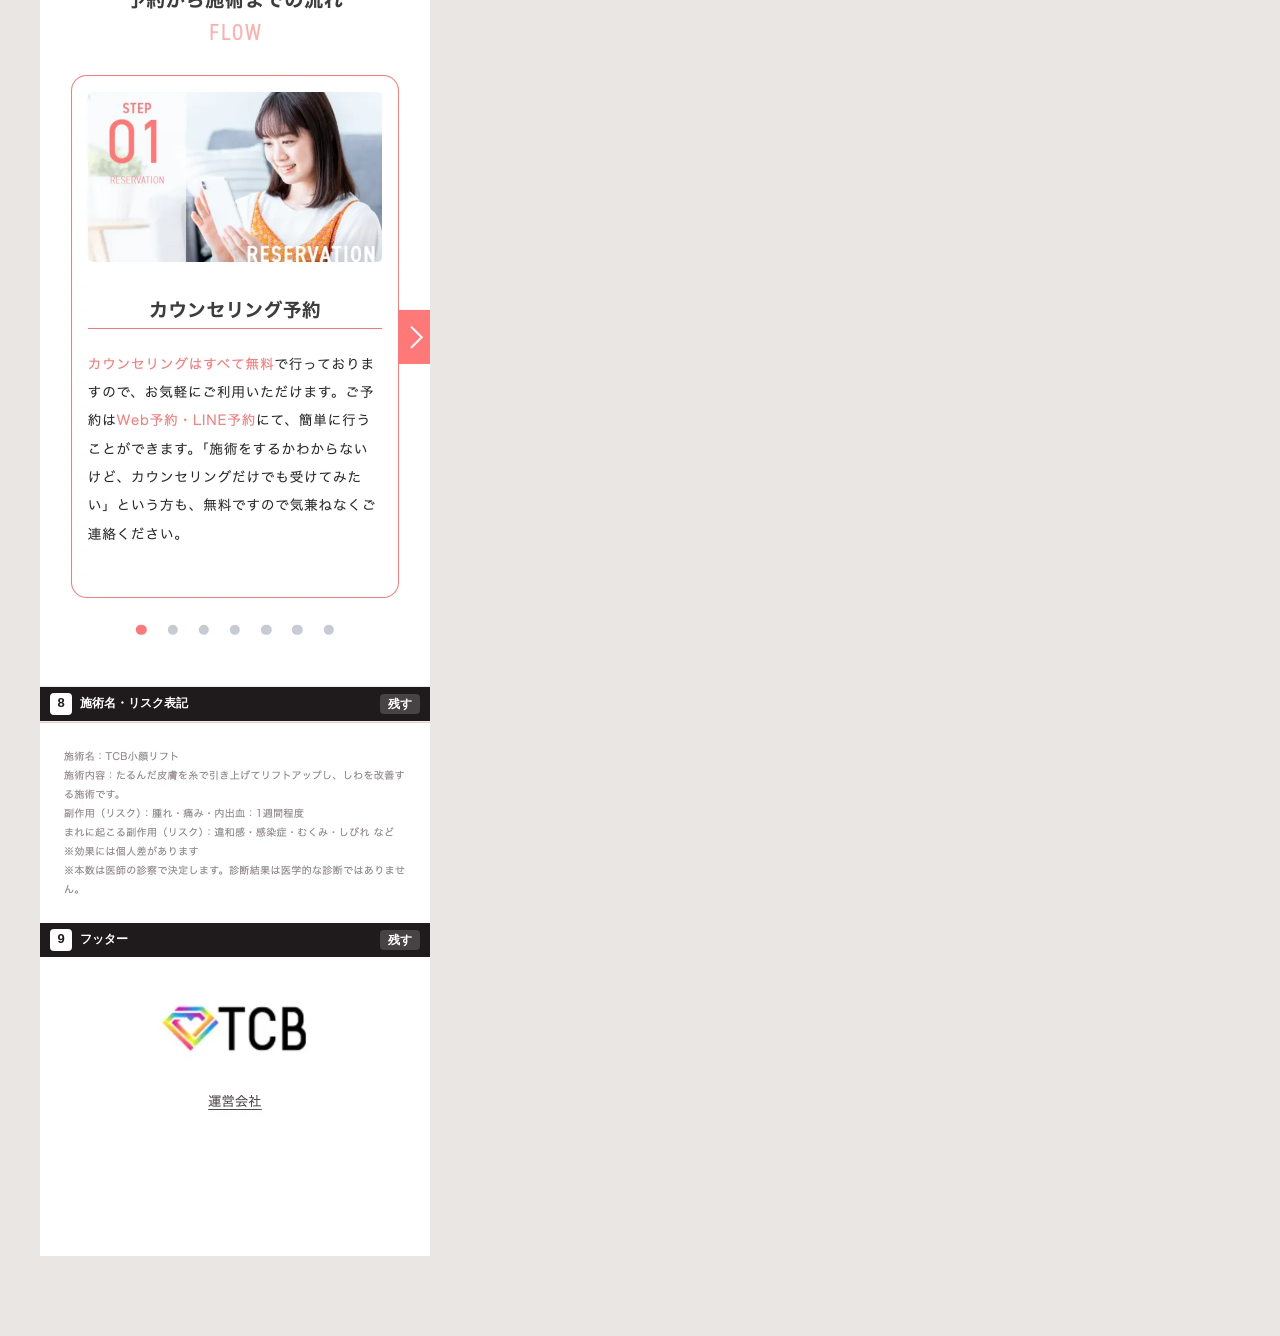
<file: pages/p3.html>
<!DOCTYPE html>
<html lang="ja">
<head>
<meta charset="utf-8">
<meta name="viewport" content="width=device-width, initial-scale=1">
<meta name="robots" content="noindex, nofollow">
<title>案3 ライフスタイル共感｜TCB糸リフト 全ページ確認</title>
<link rel="stylesheet" href="mock.css?v=20261026">
</head>
<body data-p="p3">
<header class="bar" id="bar"></header>
<div class="wrap">
  <div class="phone" id="phone"></div>
  <aside class="side" id="side"></aside>
</div>
<button type="button" class="fab" id="fab">セクション一覧</button>
<div class="popup" id="popup" hidden></div>
<script src="../data.js?v=20261026"></script>
<script src="mock.js?v=20261026"></script>
</body>
</html>
</file>
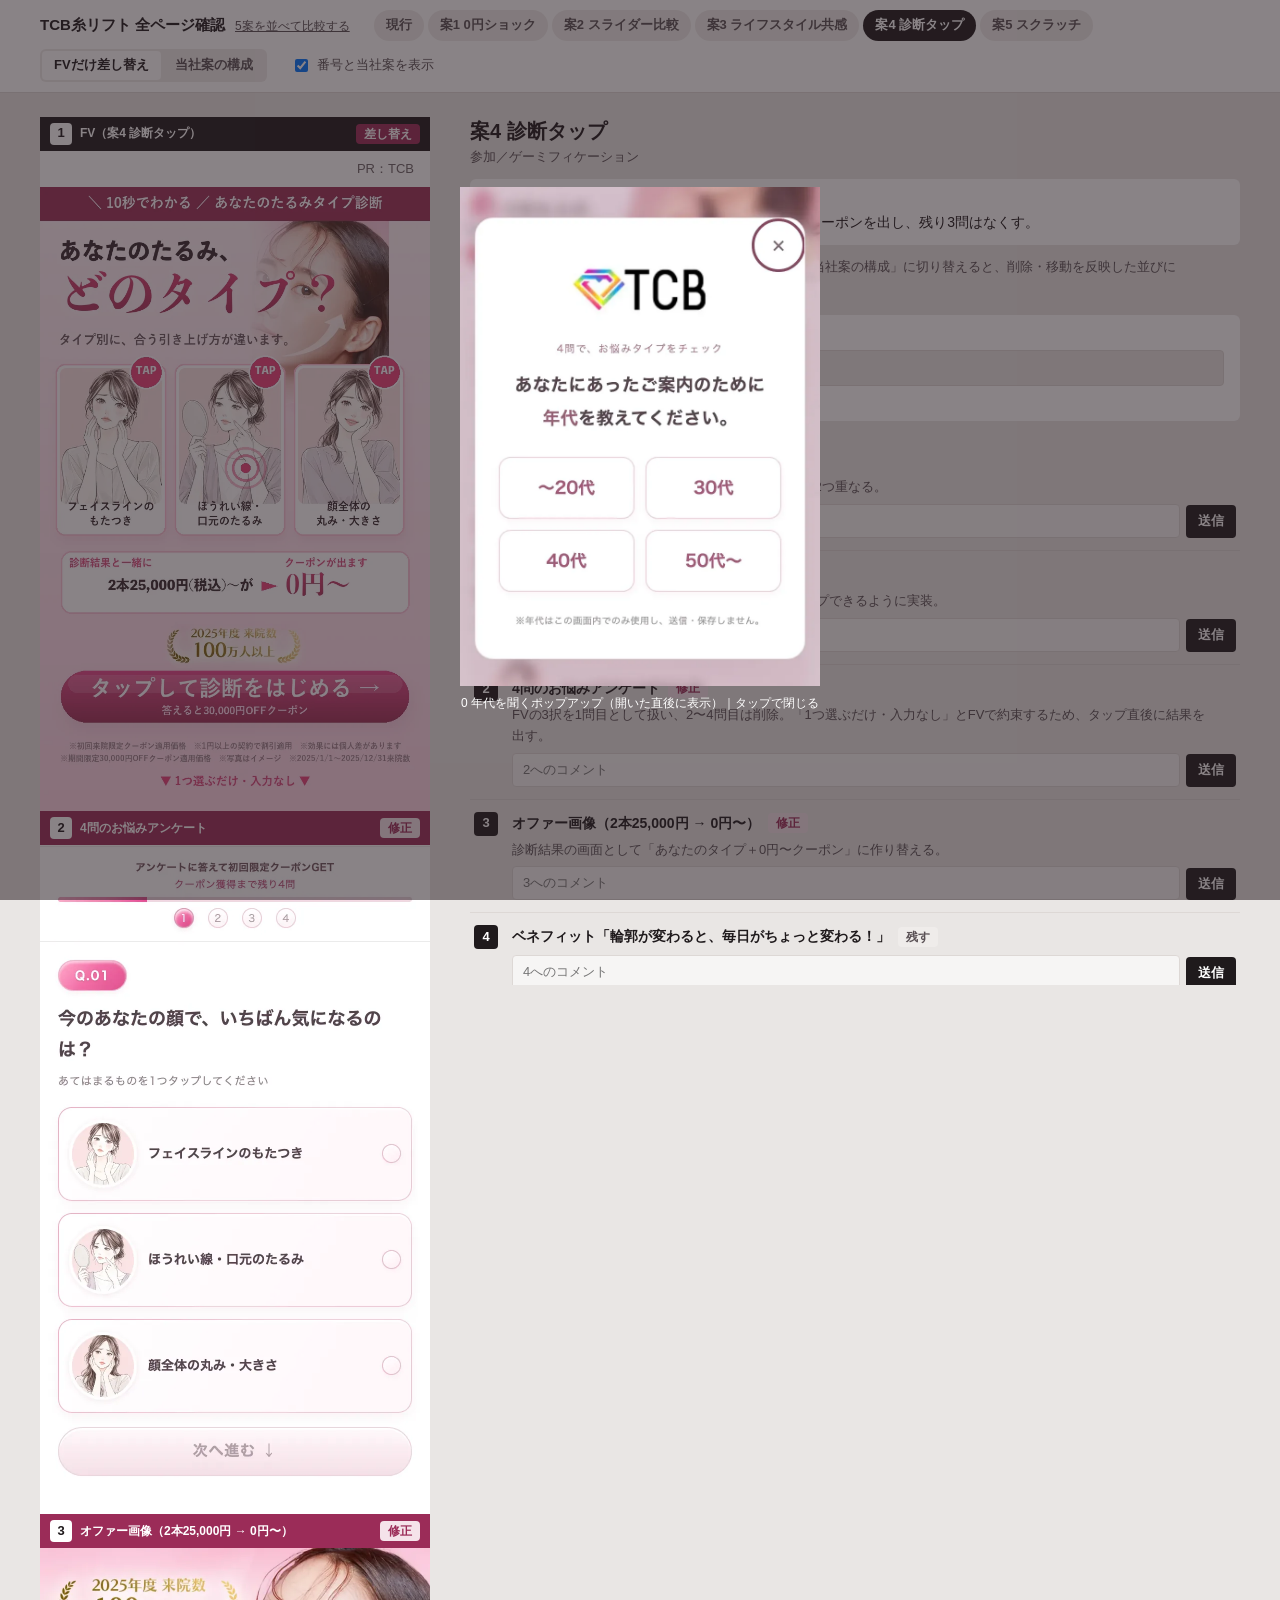
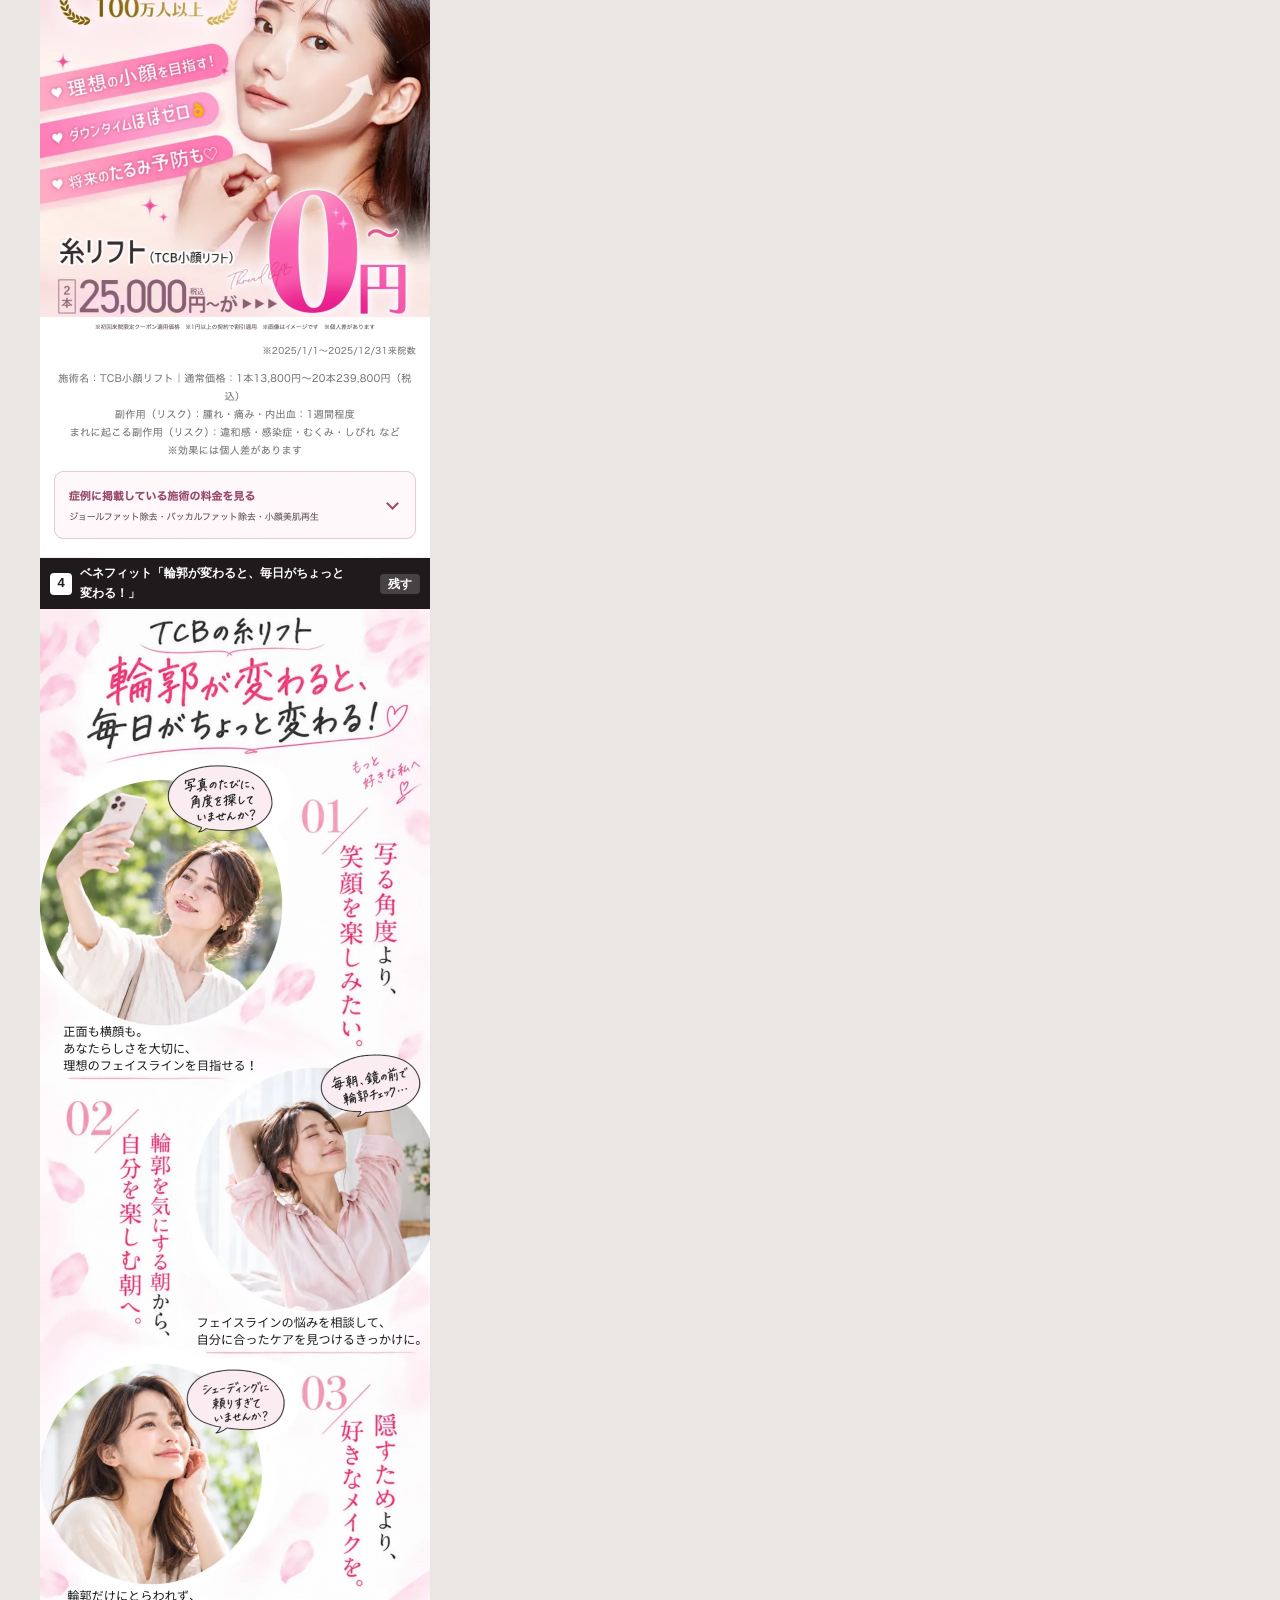
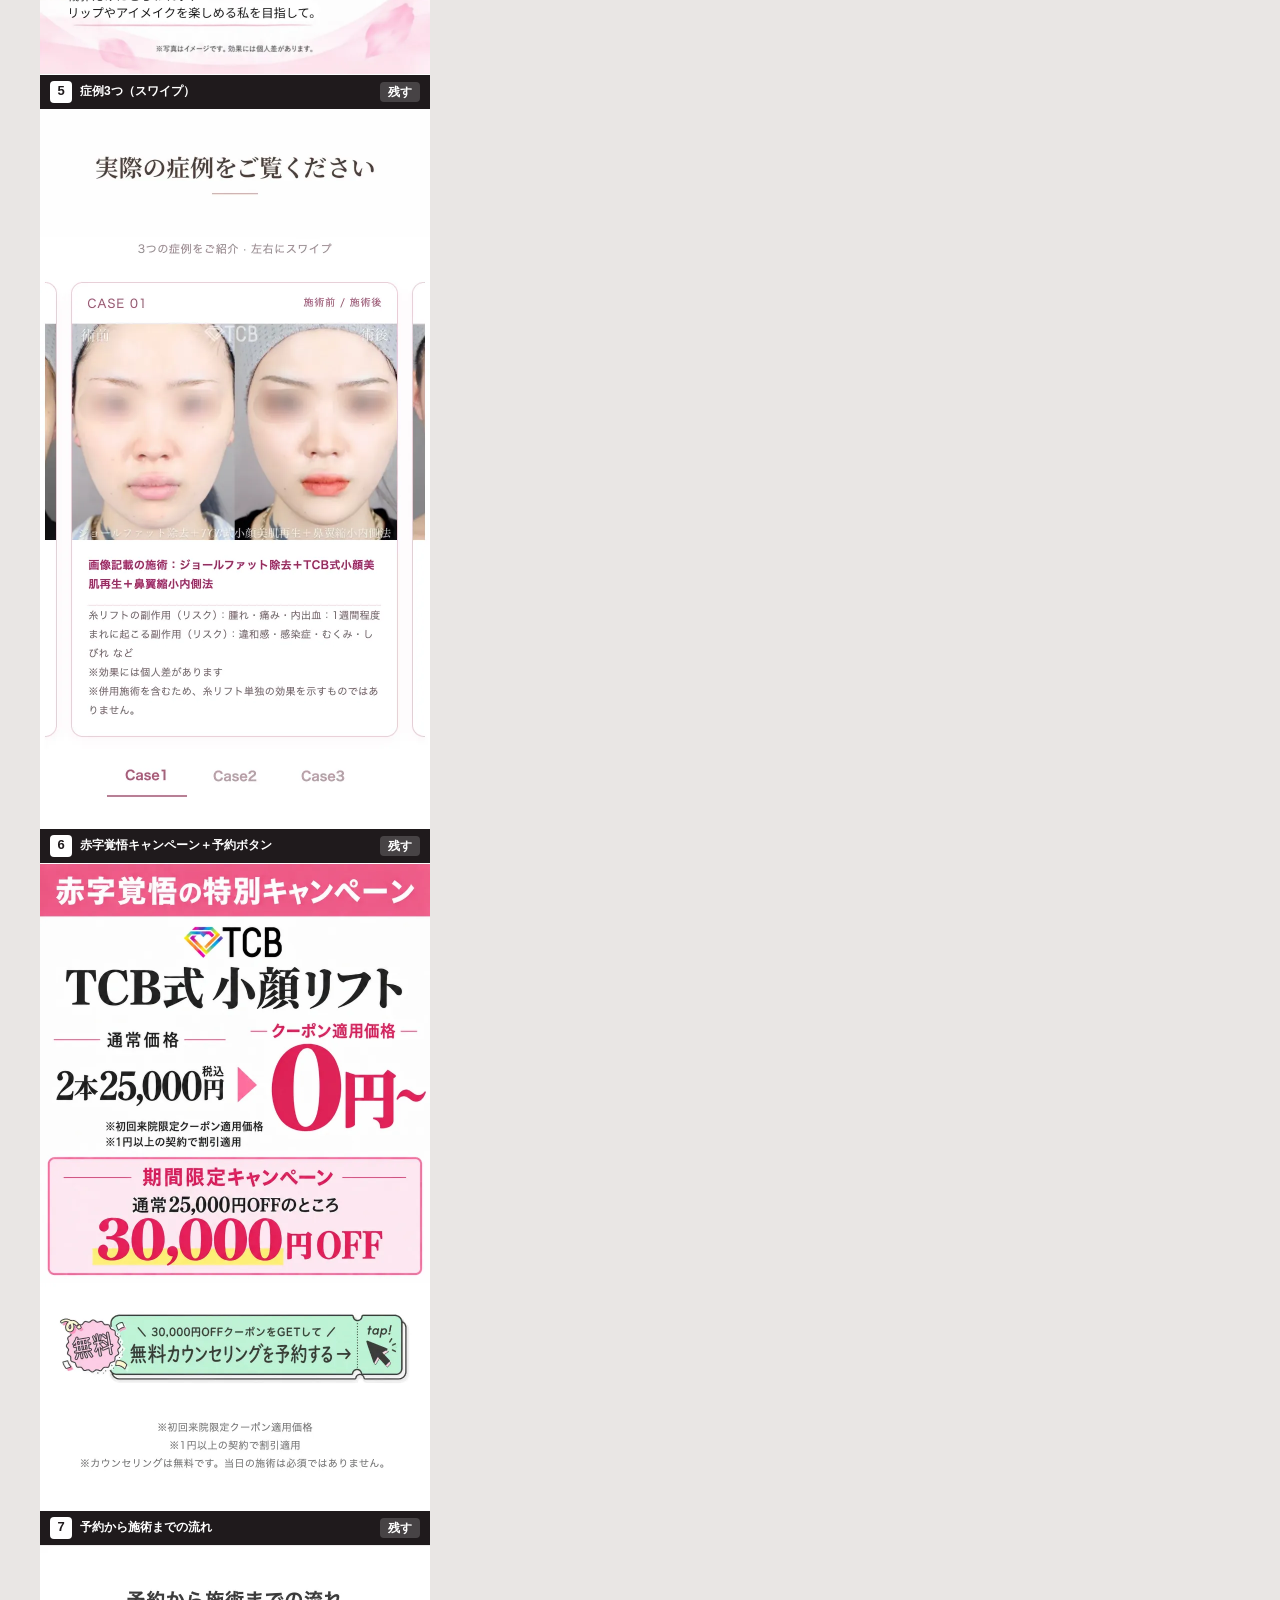
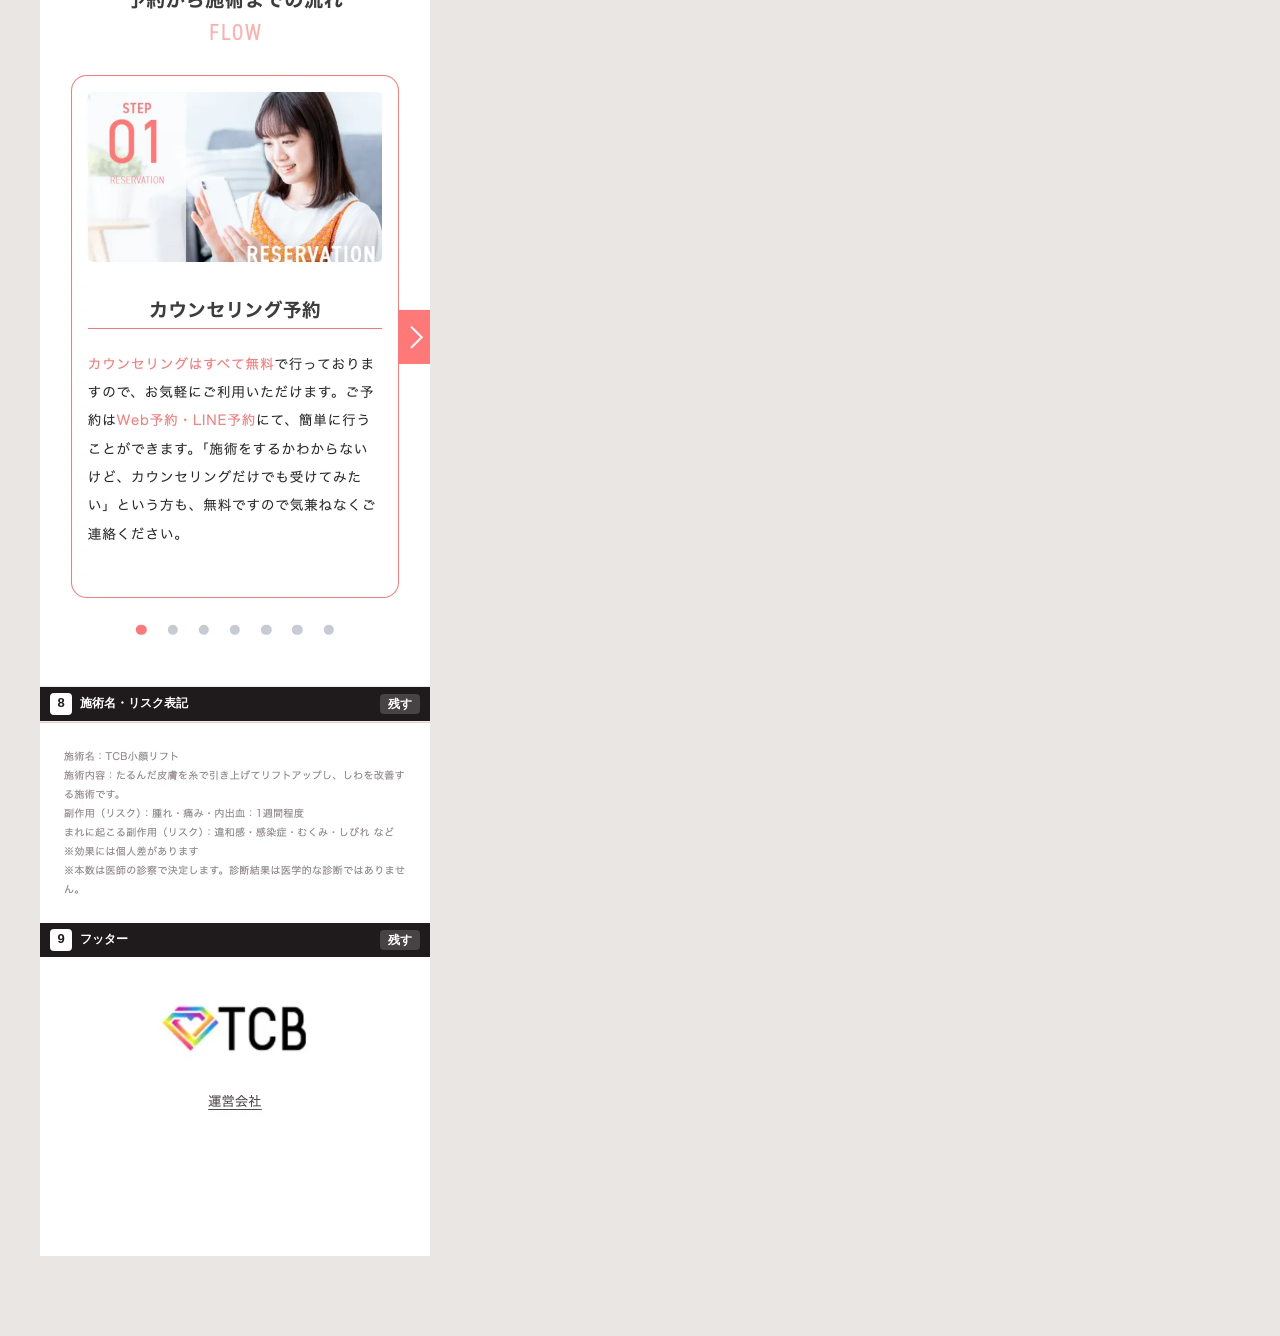
<file: pages/p4.html>
<!DOCTYPE html>
<html lang="ja">
<head>
<meta charset="utf-8">
<meta name="viewport" content="width=device-width, initial-scale=1">
<meta name="robots" content="noindex, nofollow">
<title>案4 診断タップ｜TCB糸リフト 全ページ確認</title>
<link rel="stylesheet" href="mock.css?v=20261026">
</head>
<body data-p="p4">
<header class="bar" id="bar"></header>
<div class="wrap">
  <div class="phone" id="phone"></div>
  <aside class="side" id="side"></aside>
</div>
<button type="button" class="fab" id="fab">セクション一覧</button>
<div class="popup" id="popup" hidden></div>
<script src="../data.js?v=20261026"></script>
<script src="mock.js?v=20261026"></script>
</body>
</html>
</file>
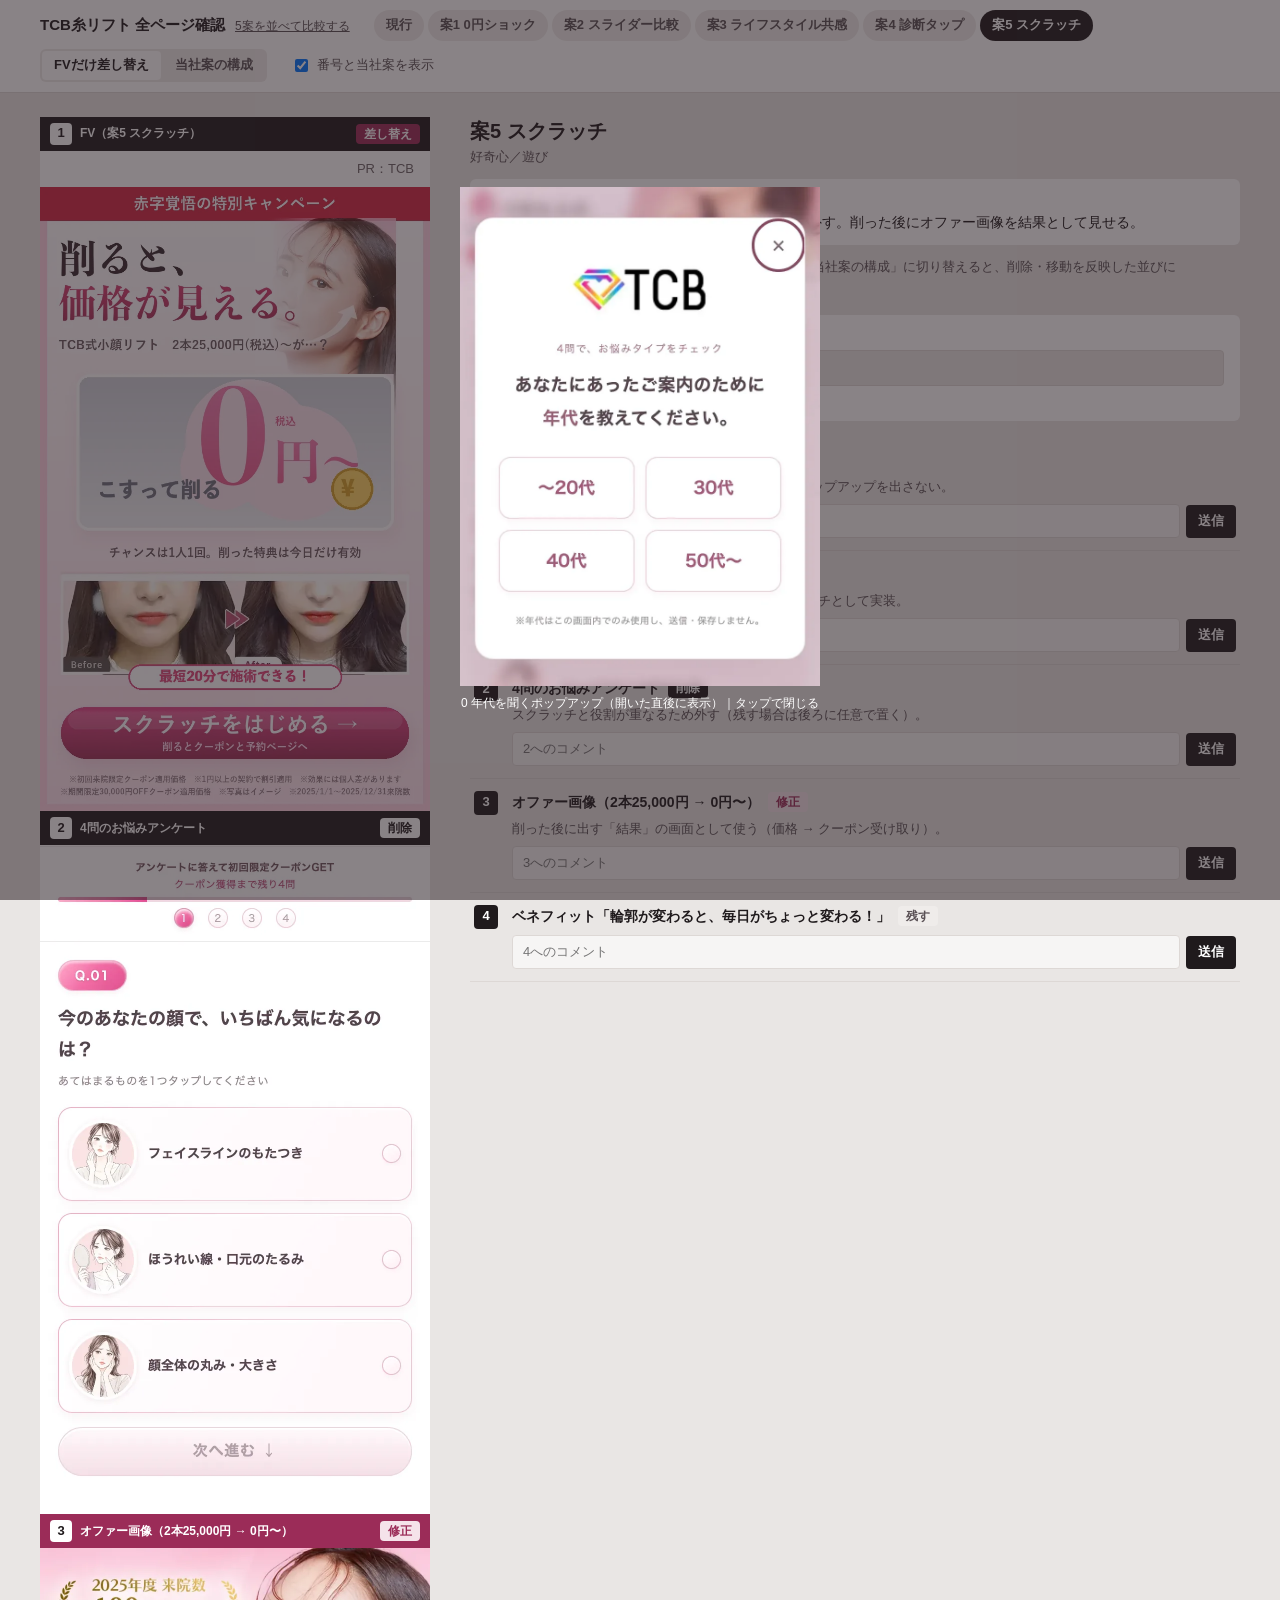
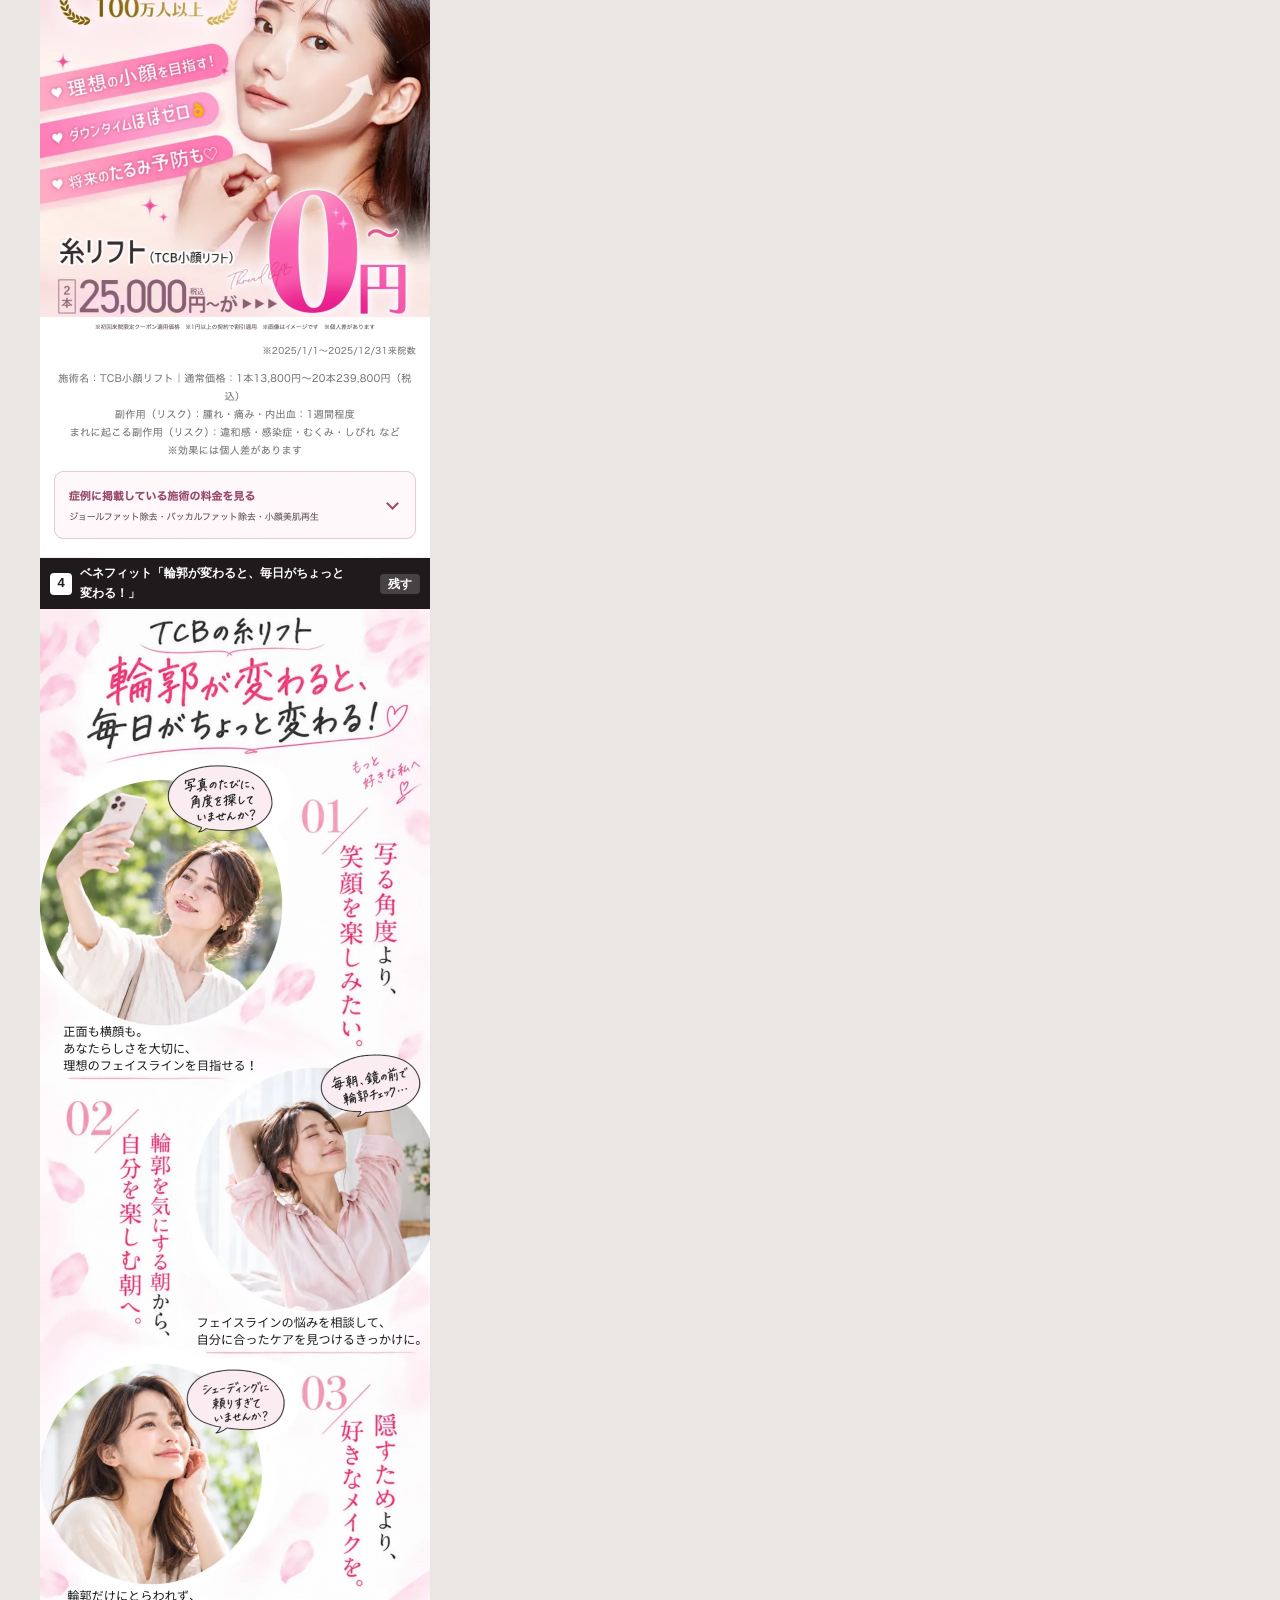
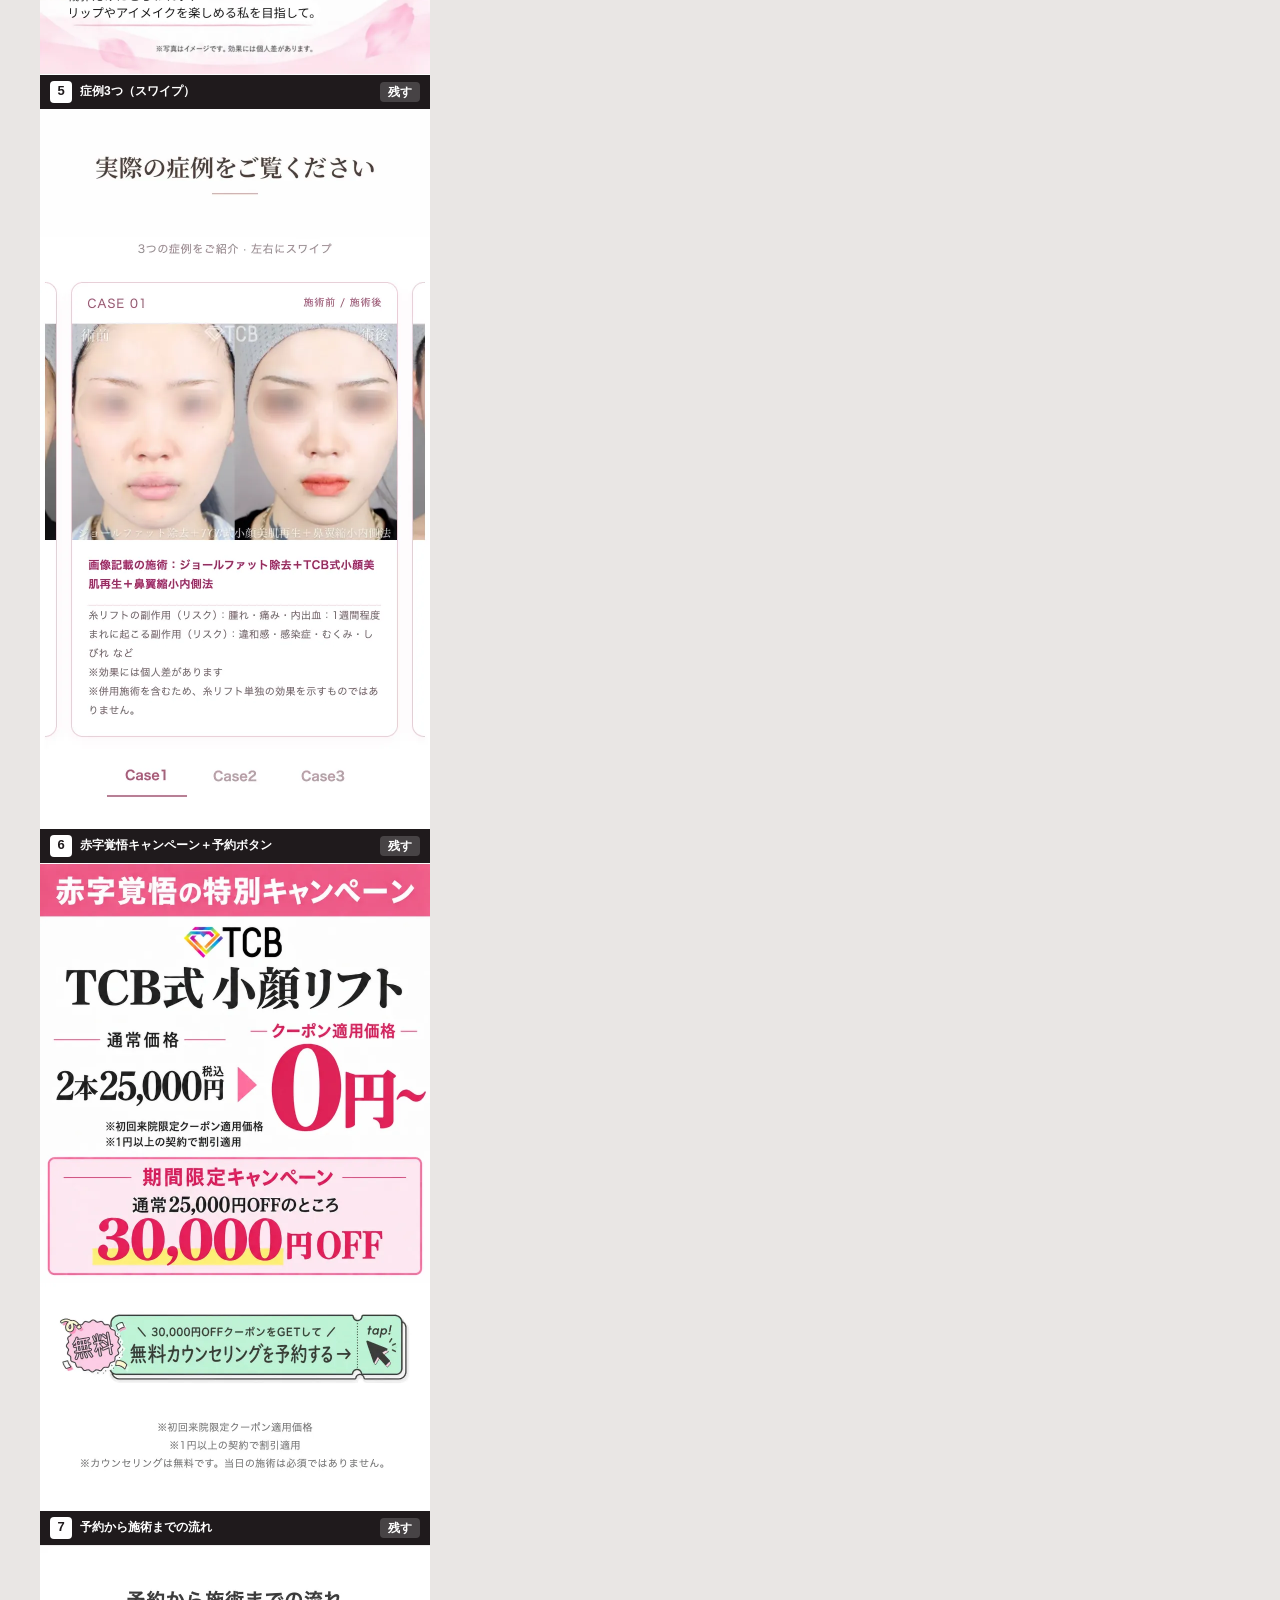
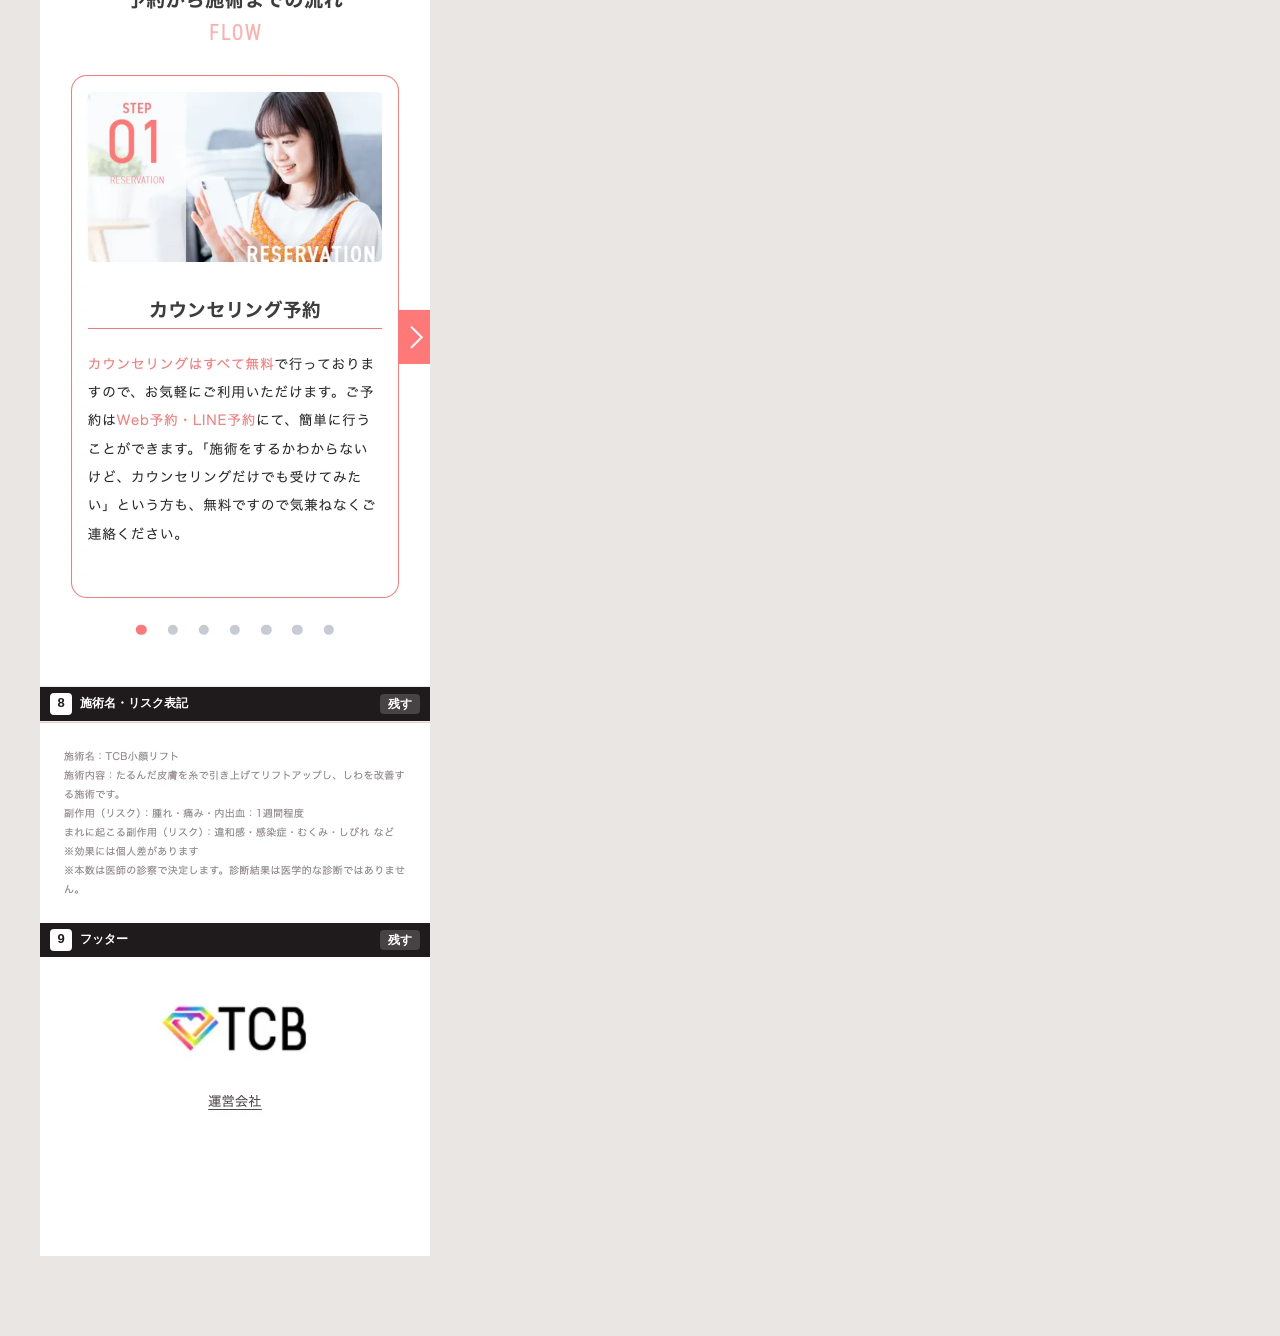
<file: pages/p5.html>
<!DOCTYPE html>
<html lang="ja">
<head>
<meta charset="utf-8">
<meta name="viewport" content="width=device-width, initial-scale=1">
<meta name="robots" content="noindex, nofollow">
<title>案5 スクラッチ｜TCB糸リフト 全ページ確認</title>
<link rel="stylesheet" href="mock.css?v=20261026">
</head>
<body data-p="p5">
<header class="bar" id="bar"></header>
<div class="wrap">
  <div class="phone" id="phone"></div>
  <aside class="side" id="side"></aside>
</div>
<button type="button" class="fab" id="fab">セクション一覧</button>
<div class="popup" id="popup" hidden></div>
<script src="../data.js?v=20261026"></script>
<script src="mock.js?v=20261026"></script>
</body>
</html>
</file>
<file: style.css>
:root {
  --bg: #f4f2f0;
  --panel: #ffffff;
  --ink: #1f1a1c;
  --sub: #5a5155;
  --line: #e2dddb;
  --accent: #9b2c58;
  --accent-soft: #f5e3ea;
  --muted: #ebe7e5;
  --col: 280px;
  font-family: "Hiragino Sans", "Hiragino Kaku Gothic ProN", "Noto Sans JP", "Yu Gothic", sans-serif;
  color: var(--ink);
  background: var(--bg);
}

* { box-sizing: border-box; }
[hidden] { display: none !important; }
body { margin: 0; line-height: 1.7; font-size: 15px; line-break: strict; overflow-wrap: anywhere; }
@supports (word-break: auto-phrase) {
  body { word-break: auto-phrase; }
  .cmt__text, textarea, input { word-break: normal; }
}
a { color: var(--accent); }
button, input, textarea, select { font: inherit; color: inherit; }
button { cursor: pointer; }
img { display: block; max-width: 100%; }
h1, h2, h3, h4 { margin: 0; line-height: 1.4; }

/* ヘッダー */
.top {
  display: flex;
  flex-wrap: wrap;
  gap: 16px 40px;
  justify-content: space-between;
  align-items: flex-end;
  padding: 24px 32px 16px;
  background: var(--panel);
}
.top h1 { font-size: 20px; }
.top__sub { margin: 6px 0 0; display: flex; flex-wrap: wrap; gap: 4px 20px; font-size: 13px; color: var(--sub); }
.top__me { display: grid; gap: 4px; min-width: 260px; }
.top__me label { font-size: 12px; color: var(--sub); }
.top__me input {
  padding: 8px 12px;
  border: 1px solid var(--line);
  border-radius: 4px;
  background: var(--bg);
}
.top__me input:focus { outline: 2px solid var(--accent); outline-offset: 0; }
.save-mode { margin: 0; font-size: 12px; color: var(--sub); }
.save-mode.is-local { color: #8a4b00; }

/* タブ */
.tabs {
  position: sticky;
  top: 0;
  z-index: 20;
  display: flex;
  gap: 4px;
  padding: 0 24px;
  background: var(--panel);
  overflow-x: auto;
  border-bottom: 1px solid var(--line);
}
.tabs button {
  flex: none;
  padding: 12px 16px;
  border: 0;
  background: none;
  color: var(--sub);
  font-weight: 600;
  white-space: nowrap;
}
.tabs button[aria-selected="true"] { color: var(--accent); box-shadow: inset 0 -3px 0 var(--accent); }
#unresolvedCount:not(:empty) {
  display: inline-block;
  min-width: 20px;
  padding: 0 6px;
  margin-left: 4px;
  border-radius: 10px;
  background: var(--accent);
  color: #fff;
  font-size: 12px;
  line-height: 20px;
  text-align: center;
}

main { padding: 24px 32px 80px; }
.lead { margin: 0 0 20px; color: var(--sub); font-size: 14px; }

.toolbar {
  display: flex;
  flex-wrap: wrap;
  gap: 12px 24px;
  align-items: center;
  justify-content: space-between;
  margin-bottom: 12px;
}
.chips { display: flex; flex-wrap: wrap; gap: 8px; }
.chip {
  padding: 6px 14px;
  border: 0;
  border-radius: 999px;
  background: var(--muted);
  color: var(--sub);
  font-size: 14px;
  font-weight: 600;
}
.chip[aria-pressed="true"] { background: var(--ink); color: #fff; }
.sizes { display: flex; align-items: center; gap: 4px; font-size: 13px; color: var(--sub); }
.sizes span { margin-right: 4px; }
.sizes button {
  width: 36px;
  padding: 4px 0;
  border: 0;
  border-radius: 4px;
  background: var(--muted);
}
.sizes button[aria-pressed="true"] { background: var(--ink); color: #fff; }
.check { display: inline-flex; align-items: center; gap: 6px; font-size: 14px; color: var(--sub); }
.btn {
  padding: 8px 16px;
  border: 0;
  border-radius: 4px;
  background: var(--ink);
  color: #fff;
  font-size: 14px;
  font-weight: 600;
}
.btn:disabled { opacity: .4; cursor: default; }
.btn--ghost { background: var(--muted); color: var(--ink); }

/* 並べて比較 */
.compare {
  display: grid;
  grid-auto-flow: column;
  grid-auto-columns: var(--col);
  grid-template-rows: repeat(6, auto);
  gap: 0 20px;
  overflow-x: auto;
  padding-bottom: 16px;
  scroll-snap-type: x proximity;
}
.compare[data-size="s"] { --col: 180px; }
.compare[data-size="m"] { --col: 280px; }
.compare[data-size="l"] { --col: 390px; }
.pcol {
  display: grid;
  grid-row: span 6;
  grid-template-rows: subgrid;
  align-content: start;
  scroll-snap-align: start;
  background: var(--panel);
  border-radius: 6px;
  overflow: hidden;
}
.pcol > * { padding: 0 16px; }
.pcol__head { padding-top: 14px; padding-bottom: 10px; }
.pcol__no { font-size: 13px; font-weight: 700; color: var(--accent); }
.pcol__name { font-size: 18px; font-weight: 700; }
.pcol__type { font-size: 12px; color: var(--sub); }
.pcol__img { padding: 0; background: var(--muted); }
.pcol__img button { display: block; width: 100%; padding: 0; border: 0; background: none; cursor: zoom-in; }
.pcol__img img { width: 100%; height: auto; }
.pcol--current .pcol__img { display: flex; align-items: flex-start; background: var(--panel); }
.pcol__votes { padding-top: 12px; padding-bottom: 4px; }
.pcol__hook { padding-top: 8px; font-size: 14px; }
.pcol__more { font-size: 13px; color: var(--sub); }
.pcol__more details { padding: 6px 0; }
.pcol__more summary { cursor: pointer; font-weight: 600; color: var(--ink); }
.pcol__more ul { margin: 6px 0 0; padding-left: 1.2em; }
.pcol__more p { margin: 6px 0 0; }
.pcol__thread { padding-top: 8px; padding-bottom: 16px; }

/* 評価ボタン */
.vote-row { display: flex; flex-wrap: wrap; gap: 6px; }
.vote {
  padding: 4px 10px;
  border: 0;
  border-radius: 4px;
  background: var(--muted);
  font-size: 13px;
  font-weight: 600;
}
.vote[aria-pressed="true"] { background: var(--accent); color: #fff; }
.vote-tally { margin: 6px 0 0; font-size: 12px; color: var(--sub); }

/* ページ全体 */
.page-summary {
  margin: 8px 0 24px;
  padding: 16px 20px;
  background: var(--panel);
  border-radius: 6px;
}
.page-summary h2 { font-size: 18px; }
.page-summary p { margin: 6px 0 0; }
.page-summary .counts { display: flex; flex-wrap: wrap; gap: 8px; margin-top: 10px; }

.prow {
  display: grid;
  grid-template-columns: 360px minmax(0, 1fr);
  gap: 32px;
  padding: 24px 0;
  border-top: 1px solid var(--line);
}
.prow:first-child { border-top: 0; }
.prow__shot { position: relative; background: var(--panel); }
.prow__shot img { width: 100%; height: auto; }
.prow__shot button { display: block; width: 100%; padding: 0; border: 0; background: none; cursor: zoom-in; }
.prow.is-deleted .prow__shot img { opacity: .35; filter: grayscale(1); }
.prow__pos { font-size: 12px; color: var(--sub); }
.prow__title { display: flex; flex-wrap: wrap; align-items: center; gap: 8px 12px; margin-top: 2px; }
.prow__title h3 { font-size: 17px; }
.prow__note { margin: 4px 0 0; font-size: 13px; color: var(--sub); }
.prow__why { margin: 12px 0 0; padding: 12px 16px; background: var(--panel); border-radius: 6px; }
.prow__why b { display: block; font-size: 12px; color: var(--sub); }
.prow__decide { margin-top: 16px; }
.prow__decide > b { display: block; margin-bottom: 6px; font-size: 12px; color: var(--sub); }
.prow__thread { margin-top: 16px; }

.badge {
  display: inline-block;
  padding: 1px 10px;
  border-radius: 4px;
  font-size: 13px;
  font-weight: 700;
  white-space: nowrap;
}
.badge--keep { background: var(--muted); color: var(--sub); }
.badge--edit { background: var(--accent-soft); color: var(--accent); }
.badge--move { background: #e2eaf1; color: #23435d; }
.badge--delete { background: var(--ink); color: #fff; }
.badge--swap { background: var(--accent); color: #fff; }

/* 確認したいこと */
.q {
  margin-bottom: 20px;
  padding: 20px 24px;
  background: var(--panel);
  border-radius: 6px;
}
.q h3 { font-size: 17px; }
.q p { margin: 6px 0 12px; color: var(--sub); font-size: 14px; }
.q .thread { margin-top: 12px; }

/* コメント */
.thread__list { display: grid; gap: 10px; margin-bottom: 10px; }
.thread__list:empty { display: none; }
.cmt { font-size: 14px; }
.cmt__meta { display: flex; flex-wrap: wrap; align-items: baseline; gap: 4px 10px; font-size: 12px; color: var(--sub); }
.cmt__meta b { color: var(--ink); font-size: 13px; }
.cmt__text { margin: 2px 0 0; white-space: pre-wrap; }
.cmt.is-resolved .cmt__text { color: var(--sub); text-decoration: line-through; }
.cmt__act { display: inline-flex; gap: 8px; margin-left: auto; }
.cmt__act button { padding: 0; border: 0; background: none; color: var(--sub); font-size: 12px; text-decoration: underline; }
.thread__form { display: grid; gap: 6px; }
.thread__form textarea {
  width: 100%;
  min-height: 64px;
  padding: 8px 10px;
  border: 1px solid var(--line);
  border-radius: 4px;
  background: var(--bg);
  resize: vertical;
}
.thread__form textarea:focus { outline: 2px solid var(--accent); outline-offset: 0; background: #fff; }
.thread__form .btn { justify-self: start; padding: 6px 16px; }
.thread__more { padding: 0; border: 0; background: none; color: var(--accent); font-size: 13px; font-weight: 600; }

/* 見る用モード */
.page-link {
  display: inline-block;
  padding: 6px 14px;
  border-radius: 4px;
  background: var(--ink);
  color: #fff;
  font-size: 14px;
  font-weight: 700;
  text-decoration: none;
}
.page-link:hover { background: var(--accent); }
.opt-list { display: flex; flex-wrap: wrap; gap: 6px; margin: 0; padding: 0; list-style: none; }
.opt-list li { padding: 2px 10px; border-radius: 4px; background: var(--muted); font-size: 13px; }
.hub { display: grid; grid-template-columns: repeat(auto-fill, minmax(340px, 1fr)); gap: 16px; }
.hub__item {
  display: grid;
  grid-template-columns: 120px minmax(0, 1fr);
  gap: 16px;
  padding: 12px;
  border-radius: 6px;
  background: var(--panel);
  color: var(--ink);
  text-decoration: none;
}
.hub__item img { width: 120px; height: 192px; object-fit: cover; object-position: top; background: var(--muted); }
.hub__body { display: flex; flex-direction: column; gap: 4px; }
.hub__no { font-size: 13px; font-weight: 700; color: var(--accent); }
.hub__body b { font-size: 17px; }
.hub__sum { font-size: 13px; color: var(--sub); }
.hub__body .counts { display: flex; flex-wrap: wrap; gap: 6px; }
.hub__go { margin-top: auto; font-weight: 700; color: var(--accent); }
.hub__item:hover .hub__go { text-decoration: underline; }

/* 一覧 */
.all-item {
  display: grid;
  gap: 2px;
  padding: 14px 0;
  border-top: 1px solid var(--line);
}
.all-item__target { padding: 0; border: 0; background: none; text-align: left; color: var(--accent); font-size: 13px; font-weight: 700; }
.empty { color: var(--sub); }

/* 拡大表示 */
.lightbox {
  position: fixed;
  inset: 0;
  z-index: 50;
  display: grid;
  grid-template-columns: 64px minmax(0, 1fr) 64px;
  align-items: center;
  background: rgba(20, 16, 18, .92);
  color: #fff;
}
.lightbox[hidden] { display: none; }
.lightbox figure { margin: 0; height: 100vh; display: grid; grid-template-rows: minmax(0, 1fr) auto; justify-items: center; padding: 48px 0 16px; }
.lightbox img { max-height: 100%; width: auto; object-fit: contain; }
.lightbox figcaption { padding-top: 10px; font-weight: 700; }
.lightbox__nav { height: 100%; border: 0; background: none; color: #fff; font-size: 44px; }
.lightbox__close { position: absolute; top: 10px; right: 16px; border: 0; background: none; color: #fff; font-size: 14px; text-decoration: underline; }

.toast {
  position: fixed;
  left: 50%;
  bottom: 24px;
  z-index: 60;
  transform: translateX(-50%);
  padding: 10px 20px;
  border-radius: 6px;
  background: var(--ink);
  color: #fff;
  font-size: 14px;
}

@media (max-width: 760px) {
  body { font-size: 14px; }
  .top { padding: 16px 16px 12px; }
  .top h1 { font-size: 17px; }
  .top__me { width: 100%; min-width: 0; }
  .tabs { padding: 0 4px; gap: 0; }
  .tabs button { padding: 10px 9px; font-size: 13px; }
  main { padding: 16px 16px 64px; }
  .compare[data-size="s"] { --col: 62vw; }
  .compare[data-size="m"] { --col: 78vw; }
  .compare[data-size="l"] { --col: 90vw; }
  .prow { grid-template-columns: 1fr; gap: 12px; }
  .prow__shot { max-width: 390px; }
  .q { padding: 16px; }
  .lightbox { grid-template-columns: 40px minmax(0, 1fr) 40px; }
}
</file>
<file: pages/mock.css>
:root {
  --bg: #e9e6e4;
  --panel: #ffffff;
  --ink: #1f1a1c;
  --sub: #5a5155;
  --line: #ddd8d5;
  --accent: #9b2c58;
  --accent-soft: #f5e3ea;
  --muted: #efecea;
  font-family: "Hiragino Sans", "Hiragino Kaku Gothic ProN", "Noto Sans JP", "Yu Gothic", sans-serif;
  color: var(--ink);
  background: var(--bg);
}
* { box-sizing: border-box; }
[hidden] { display: none !important; }
body { margin: 0; line-height: 1.6; font-size: 14px; line-break: strict; }
@supports (word-break: auto-phrase) { body { word-break: auto-phrase; } }
a { color: inherit; }
button { font: inherit; color: inherit; cursor: pointer; }
img { display: block; width: 100%; height: auto; }

/* 上部の切り替え */
.bar { background: var(--panel); border-bottom: 1px solid var(--line); }
.bar__in { max-width: 1240px; margin: 0 auto; padding: 10px 20px; display: flex; flex-wrap: wrap; gap: 8px 24px; align-items: center; }
.bar__title { font-weight: 700; font-size: 15px; }
.bar__title a { color: var(--sub); font-weight: 400; font-size: 12px; margin-left: 10px; }
.vers { display: flex; gap: 4px; overflow-x: auto; }
.vers a {
  flex: none;
  padding: 5px 12px;
  border-radius: 999px;
  background: var(--muted);
  color: var(--sub);
  font-size: 13px;
  font-weight: 700;
  text-decoration: none;
  white-space: nowrap;
}
.vers a[aria-current="page"] { background: var(--ink); color: #fff; }
.modes { display: flex; gap: 2px; padding: 2px; border-radius: 6px; background: var(--muted); }
.modes button { padding: 4px 12px; border: 0; border-radius: 4px; background: none; font-size: 13px; font-weight: 700; color: var(--sub); white-space: nowrap; }
.modes button[aria-pressed="true"] { background: var(--panel); color: var(--ink); }
.toggle { display: inline-flex; align-items: center; gap: 6px; font-size: 13px; color: var(--sub); white-space: nowrap; }

/* 本体 */
.wrap { max-width: 1240px; margin: 0 auto; padding: 24px 20px 80px; display: grid; grid-template-columns: 390px minmax(0, 1fr); gap: 40px; align-items: start; }
.side { padding-bottom: 24px; }
.phone { width: 390px; background: #fff; }
.side { position: sticky; top: 16px; max-height: calc(100vh - 32px); overflow-y: auto; }

.pr { margin: 0; padding: 8px 16px; text-align: right; font-size: 13px; color: #6d6468; background: #fff; }

.sec { position: relative; scroll-margin-top: 12px; }
.sec__label {
  display: flex;
  align-items: center;
  gap: 8px;
  padding: 6px 10px;
  background: var(--ink);
  color: #fff;
  font-size: 12px;
  font-weight: 700;
}
.sec__label .num {
  flex: none;
  display: inline-grid;
  place-items: center;
  min-width: 22px;
  height: 22px;
  border-radius: 4px;
  background: #fff;
  color: var(--ink);
  font-size: 13px;
}
.sec__label .name { flex: 1; min-width: 0; }
.no-labels .sec__label, .no-labels .gone { display: none; }
.sec.is-moved .sec__label { background: #23435d; }
.sec.is-edit .sec__label { background: var(--accent); }

.gone {
  display: flex;
  align-items: center;
  gap: 8px;
  padding: 12px 10px;
  background: var(--muted);
  color: var(--sub);
  font-size: 12px;
}
.gone .num { flex: none; display: inline-grid; place-items: center; min-width: 22px; height: 22px; border-radius: 4px; background: var(--sub); color: #fff; font-weight: 700; }
.gone span.txt { flex: 1; }
.gone button { padding: 2px 8px; border: 0; border-radius: 4px; background: var(--panel); font-size: 12px; }
.gone + .sec--peek img { opacity: .4; filter: grayscale(1); }

.badge {
  display: inline-block;
  padding: 0 8px;
  border-radius: 4px;
  font-size: 12px;
  font-weight: 700;
  line-height: 20px;
  white-space: nowrap;
}
.badge--keep { background: var(--muted); color: var(--sub); }
.badge--edit { background: var(--accent-soft); color: var(--accent); }
.badge--move { background: #e2eaf1; color: #23435d; }
.badge--delete { background: var(--ink); color: #fff; }
.badge--swap { background: var(--accent); color: #fff; }
.sec__label .badge--keep { background: rgba(255,255,255,.18); color: #fff; }
.sec__label .badge--delete { background: #fff; color: var(--ink); }

/* 右の一覧 */
.side h1 { font-size: 20px; line-height: 1.4; margin: 0; }
.side .type { margin: 2px 0 0; color: var(--sub); font-size: 13px; }
.side .summary { margin: 12px 0 0; padding: 12px 16px; background: var(--panel); border-radius: 6px; }
.side .summary b { display: block; font-size: 12px; color: var(--sub); }
.side .how { margin: 12px 0 0; font-size: 13px; color: var(--sub); }
.list { margin: 16px 0 0; padding: 0; list-style: none; }
.list li { border-top: 1px solid var(--line); }
.list li:first-child { border-top: 0; }
.list__go { display: grid; grid-template-columns: 28px minmax(0, 1fr); gap: 4px 10px; width: 100%; padding: 12px 4px 6px; border: 0; background: none; text-align: left; }
.list__go:hover { background: rgba(255,255,255,.5); }
.list .num { display: inline-grid; place-items: center; width: 24px; height: 24px; border-radius: 4px; background: var(--ink); color: #fff; font-weight: 700; font-size: 13px; }
.list .head { display: flex; flex-wrap: wrap; gap: 4px 8px; align-items: center; font-weight: 700; }
.list .why { grid-column: 2; color: var(--sub); font-size: 13px; }
.list li.is-gone .num { background: var(--sub); }
.list li.is-gone .head { color: var(--sub); }

/* コメント */
.me { display: grid; gap: 4px; margin: 16px 0 0; padding: 12px 16px; background: var(--panel); border-radius: 6px; }
.me label { font-size: 12px; color: var(--sub); }
.me input { padding: 6px 10px; border: 1px solid var(--line); border-radius: 4px; background: var(--bg); font: inherit; }
.me input:focus { outline: 2px solid var(--accent); outline-offset: 0; background: #fff; }
.me__mode { margin: 0; font-size: 12px; color: var(--sub); }
.me__mode.is-local { color: #8a4b00; }

.cm { padding: 0 4px 12px 42px; }
.cm__list { display: grid; gap: 8px; margin-bottom: 8px; }
.cm__list:empty { display: none; }
.cmt { padding: 8px 12px; background: var(--panel); border-radius: 6px; }
.cmt__meta { display: flex; flex-wrap: wrap; align-items: baseline; gap: 2px 8px; font-size: 12px; color: var(--sub); }
.cmt__meta b { color: var(--ink); font-size: 13px; }
.cmt__meta button { margin-left: auto; padding: 0; border: 0; background: none; color: var(--sub); font-size: 12px; text-decoration: underline; }
.cmt__text { margin: 2px 0 0; white-space: pre-wrap; word-break: normal; font-size: 13px; }
.cm__form { display: flex; gap: 6px; align-items: flex-end; }
.cm__form textarea {
  flex: 1;
  min-width: 0;
  min-height: 34px;
  padding: 6px 10px;
  border: 1px solid var(--line);
  border-radius: 4px;
  background: rgba(255,255,255,.6);
  font: inherit;
  font-size: 13px;
  line-height: 1.5;
  resize: none;
  word-break: normal;
}
.cm__form textarea:focus { outline: 2px solid var(--accent); outline-offset: 0; background: #fff; }
.cm__form button { flex: none; padding: 6px 12px; border: 0; border-radius: 4px; background: var(--ink); color: #fff; font-size: 13px; font-weight: 700; }
.cm__form button:disabled { opacity: .4; }
.page-cm { margin-top: 12px; padding-top: 16px; border-top: 1px solid var(--line); }
.page-cm > b { display: block; margin-bottom: 8px; font-size: 14px; }
.page-cm .cm { padding-left: 0; }
.copy-all { margin: 8px 0 0; padding: 8px 14px; border: 0; border-radius: 4px; background: var(--muted); font-size: 13px; font-weight: 700; }

.cnt { flex: none; padding: 0 8px; border: 0; border-radius: 4px; background: #fff; color: var(--ink); font-size: 12px; font-weight: 700; line-height: 20px; }
.gone .cnt { background: var(--panel); }
.toast { position: fixed; left: 50%; bottom: 72px; z-index: 60; transform: translateX(-50%); padding: 10px 20px; border-radius: 6px; background: var(--ink); color: #fff; font-size: 14px; }

/* ポップアップの再現 */
.popup { position: fixed; inset: 0; z-index: 40; display: grid; place-items: center; background: rgba(40, 30, 35, .55); }
.popup[hidden] { display: none; }
.popup__box { width: min(360px, 92vw); }
.popup__note { margin: 8px 0 0; color: #fff; font-size: 12px; text-align: center; }

/* スマホ */
.fab { display: none; }
.sheet-close { display: none; }
@media (max-width: 900px) {
  .bar__in { padding: 8px 12px; gap: 6px 12px; }
  .bar__title { width: 100%; font-size: 14px; }
  .vers { width: 100%; }
  .wrap { display: block; padding: 0 0 80px; }
  .phone { width: 100%; max-width: 430px; margin: 0 auto; }
  .side {
    position: fixed;
    inset: auto 0 0 0;
    z-index: 30;
    max-height: 75vh;
    padding: 16px 16px 24px;
    background: var(--bg);
    border-radius: 12px 12px 0 0;
    transform: translateY(100%);
    transition: transform .2s;
  }
  .side.is-open { transform: none; }
  .sheet-close { display: block; margin-left: auto; padding: 4px 0; border: 0; background: none; text-decoration: underline; font-size: 13px; color: var(--sub); }
  .fab {
    display: block;
    position: fixed;
    right: 12px;
    bottom: 12px;
    z-index: 25;
    padding: 10px 16px;
    border: 0;
    border-radius: 999px;
    background: var(--ink);
    color: #fff;
    font-size: 14px;
    font-weight: 700;
  }
}
</file>
